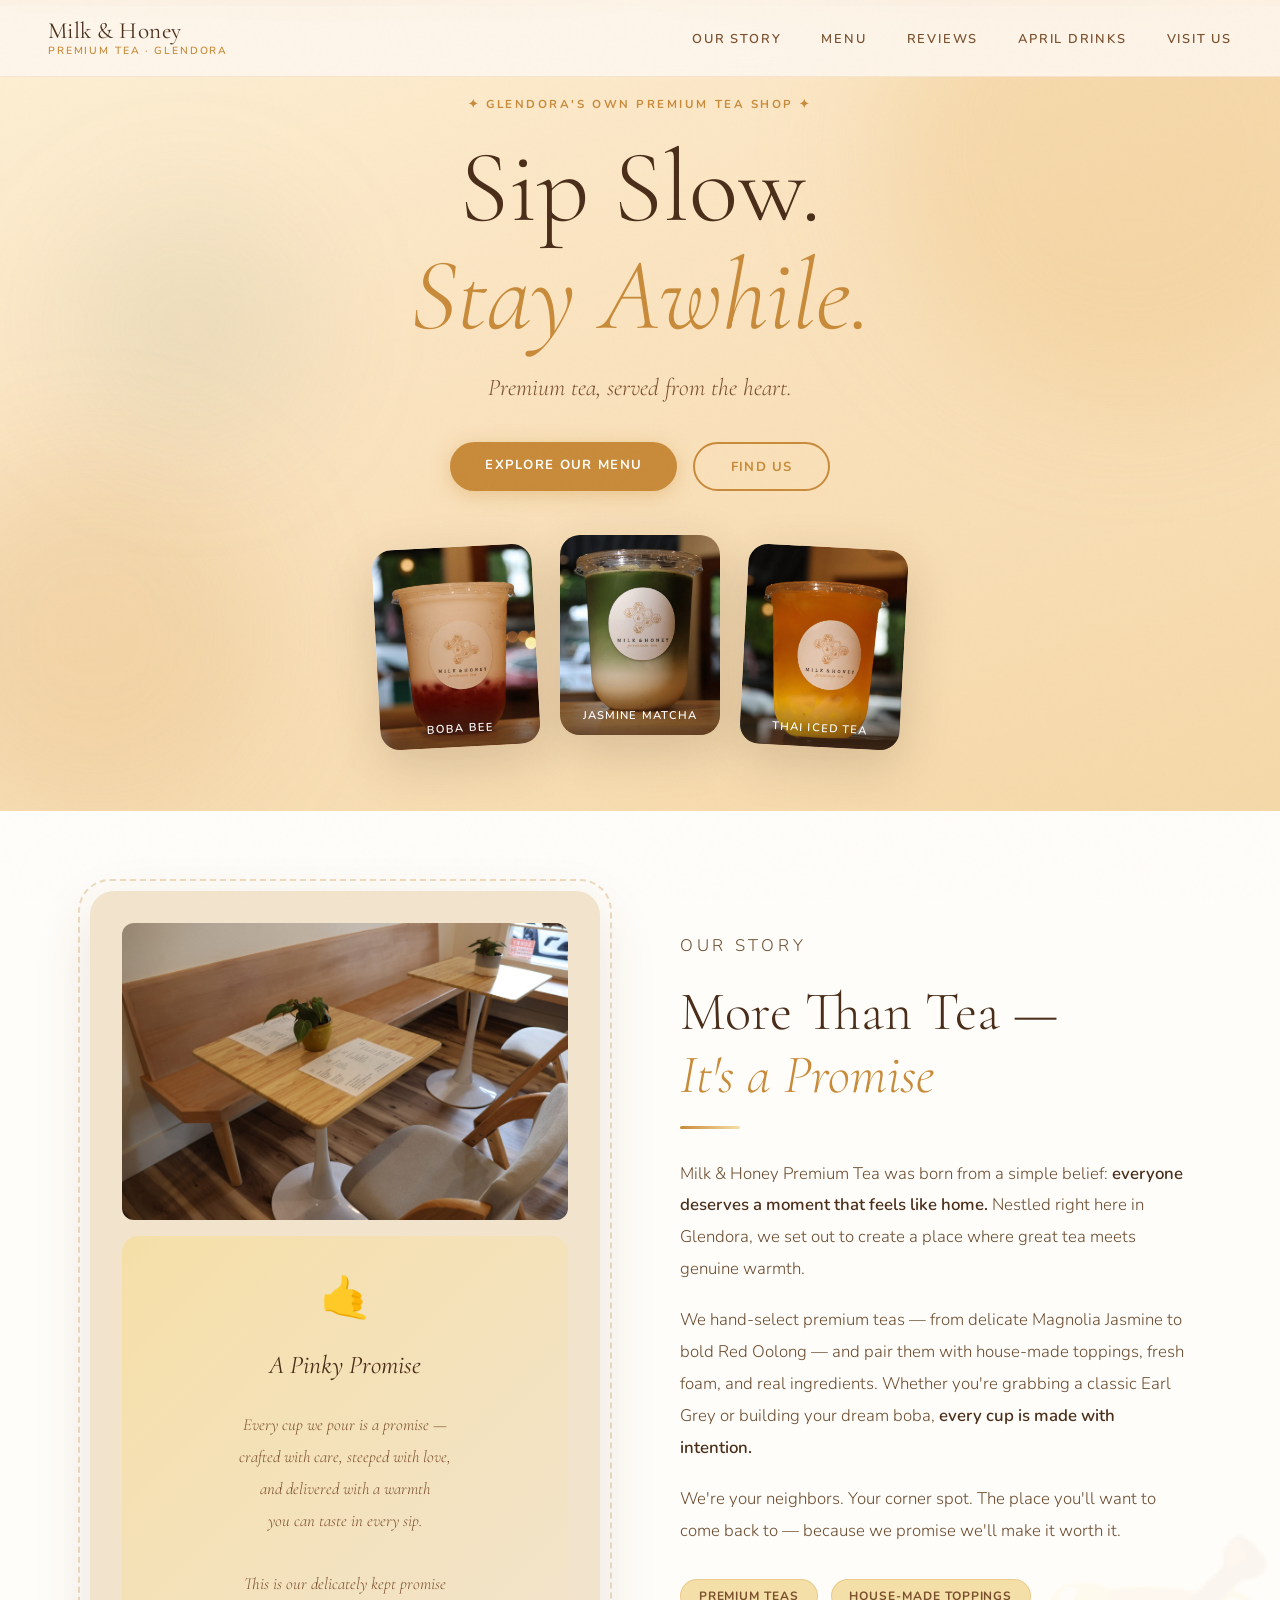
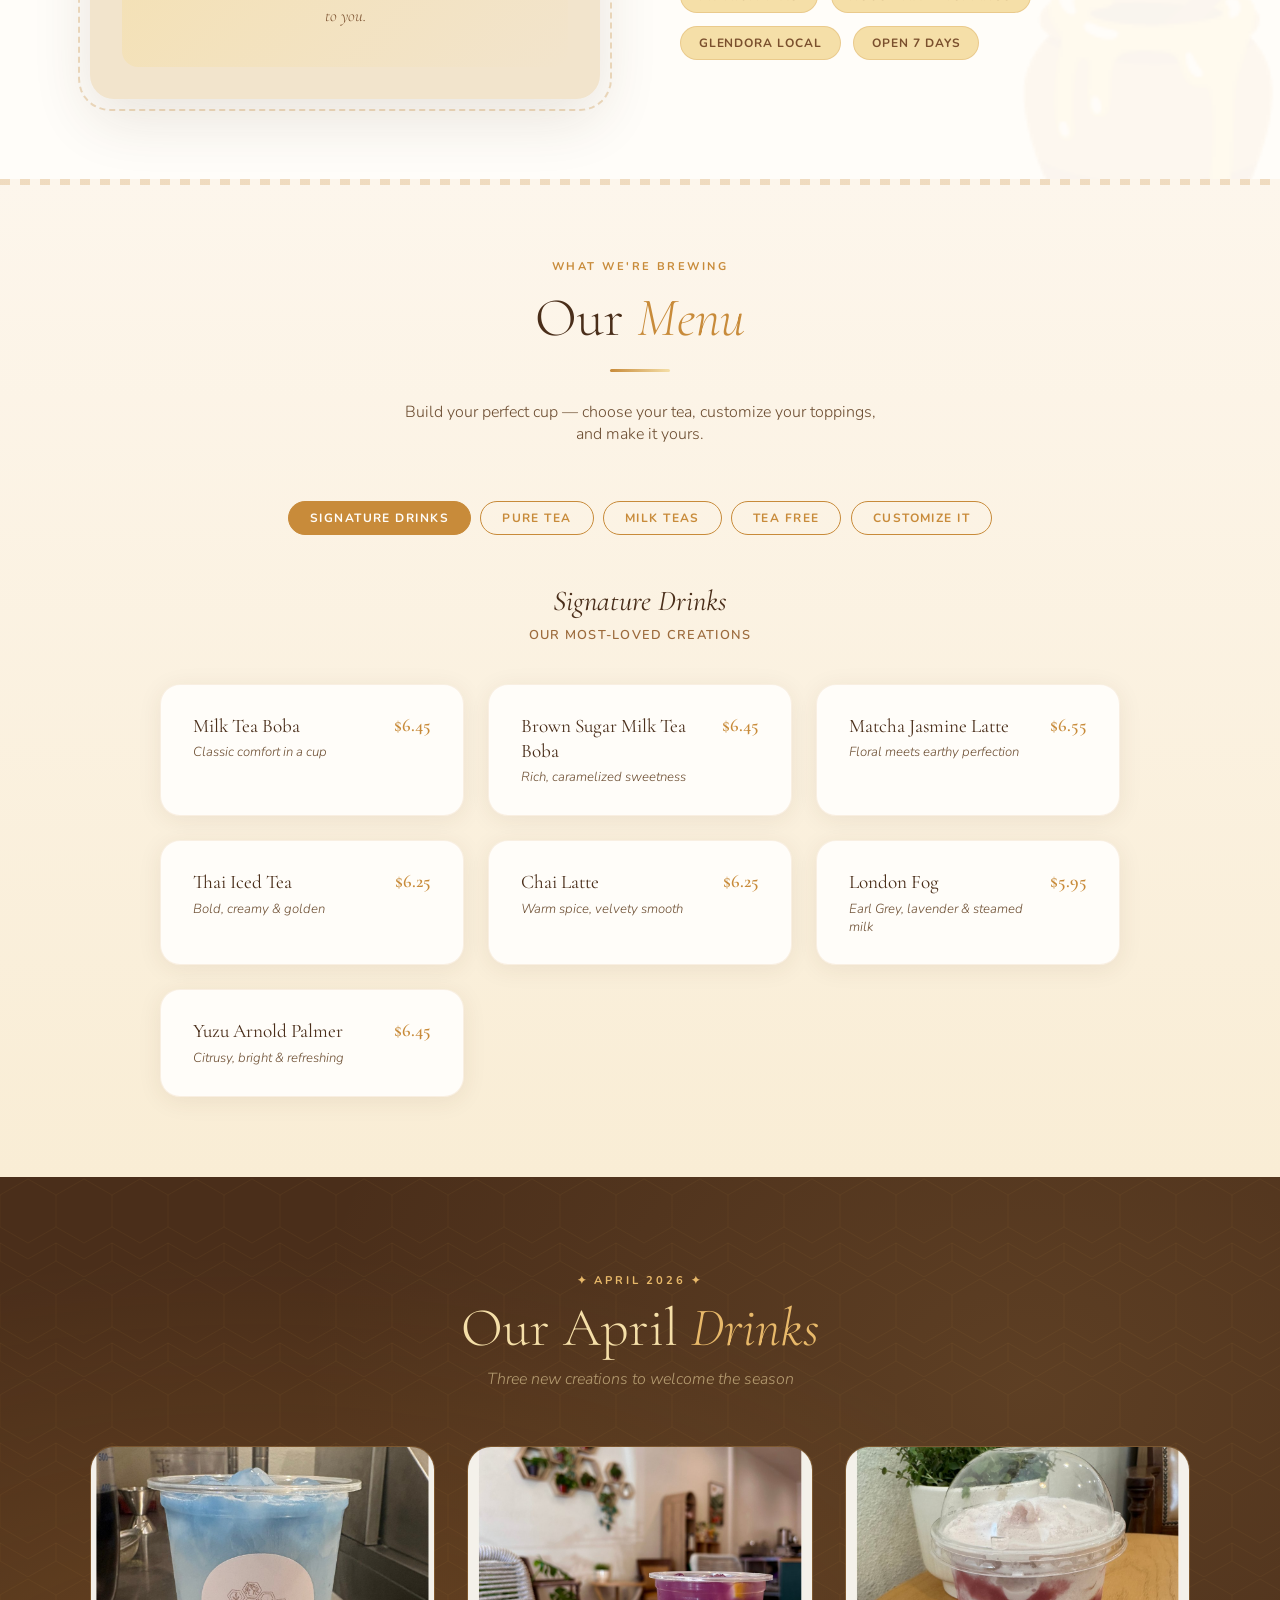
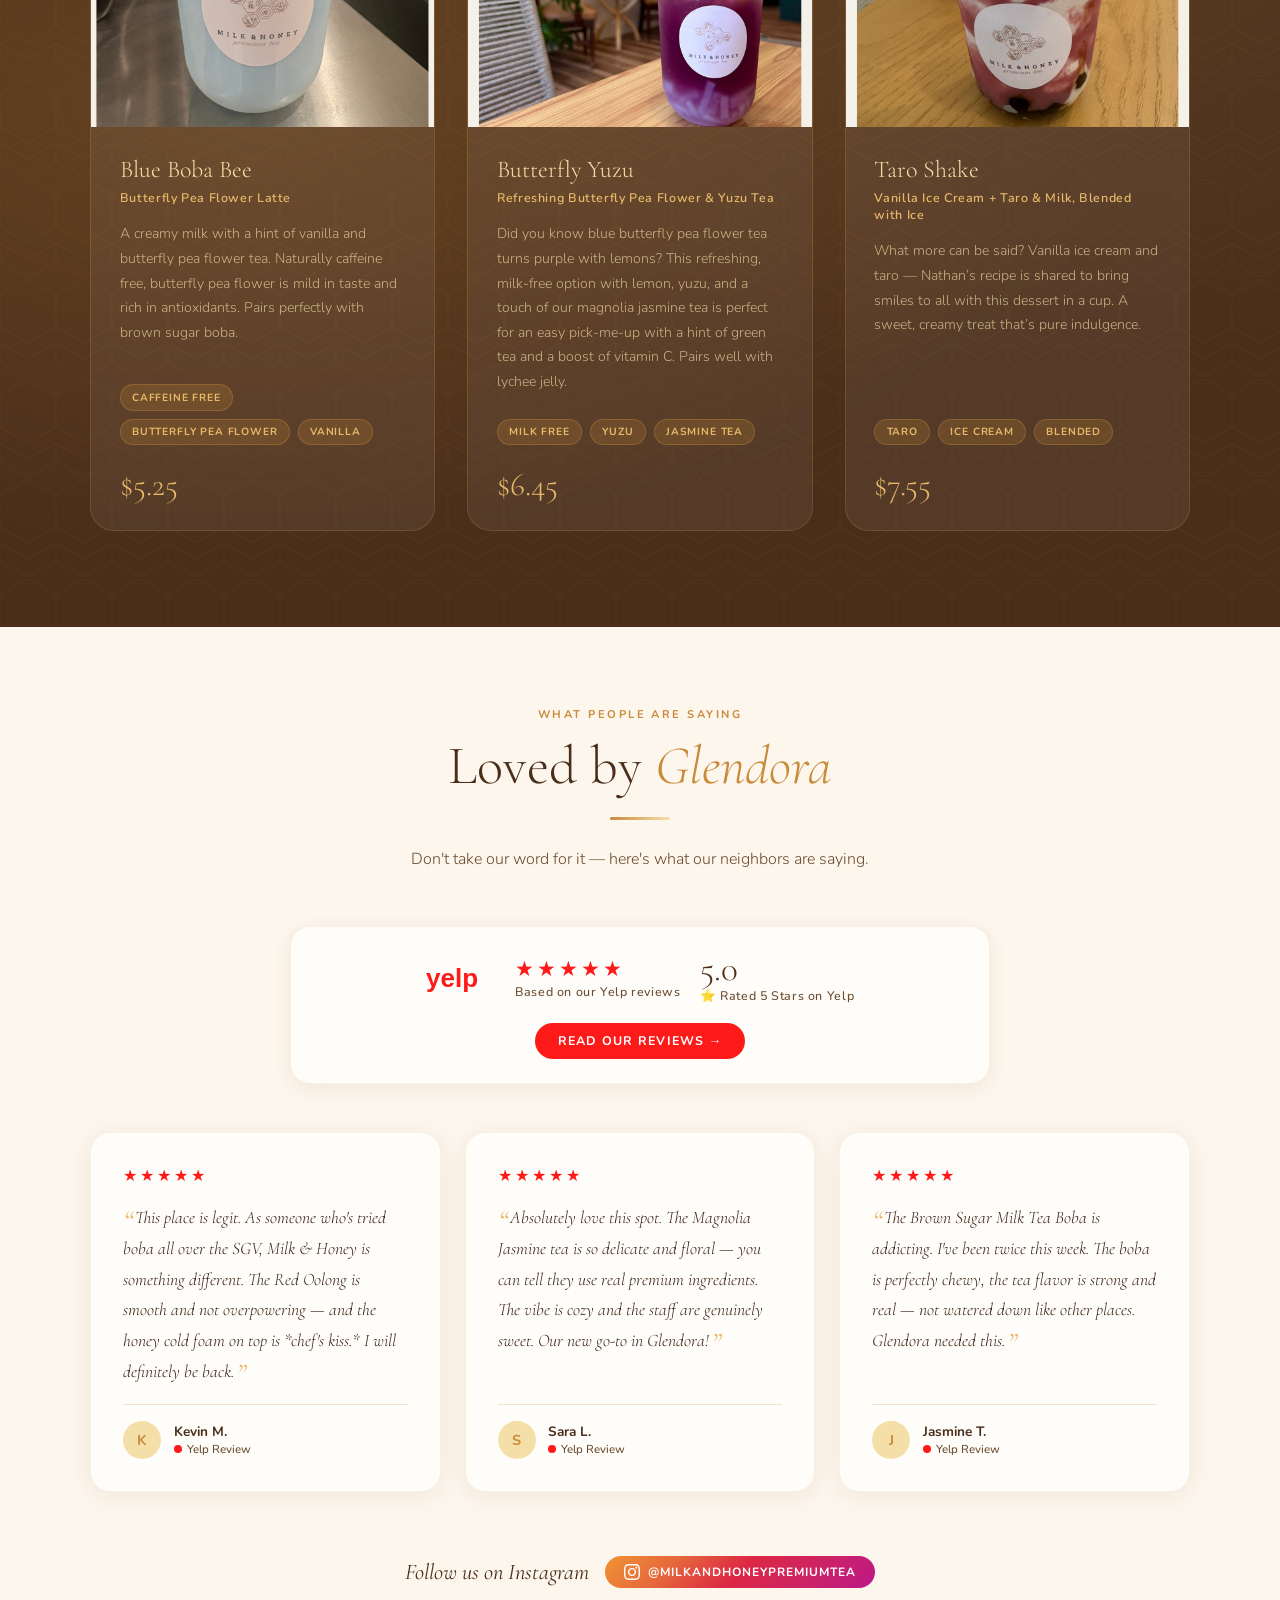
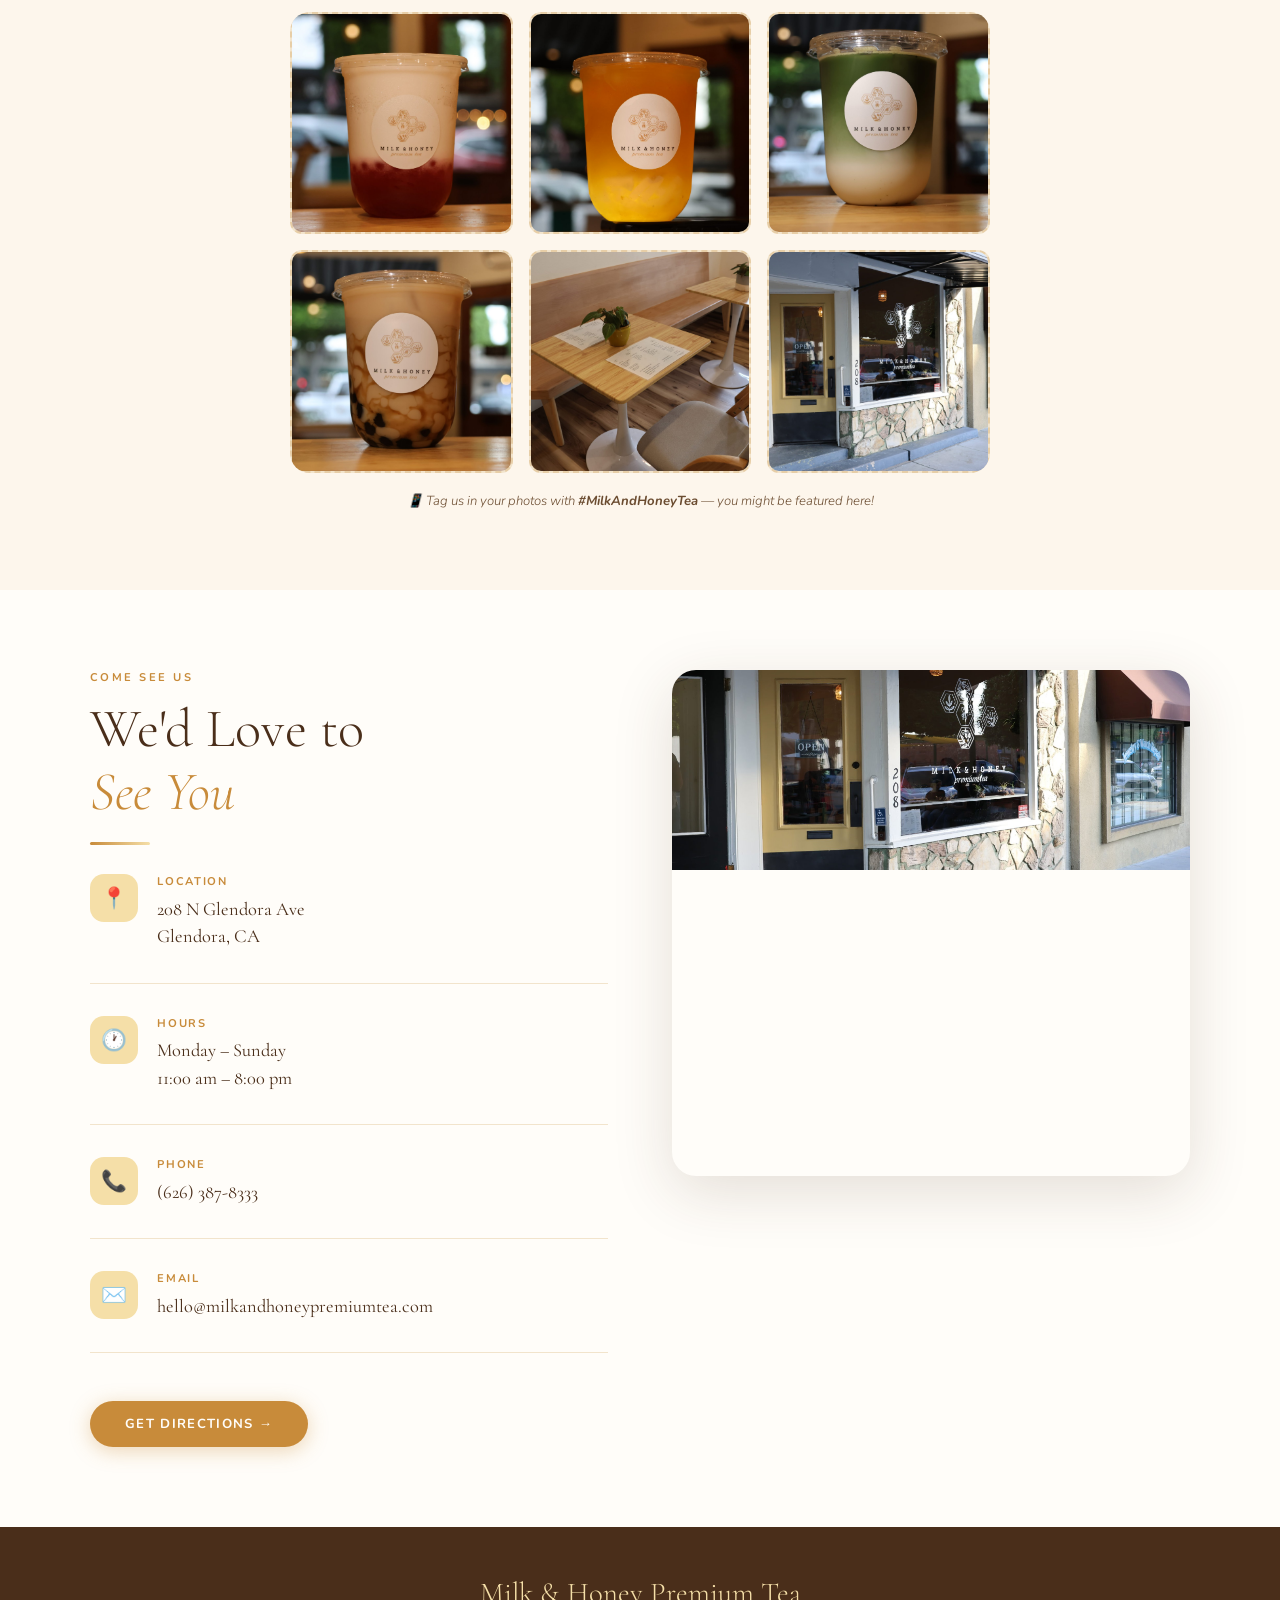
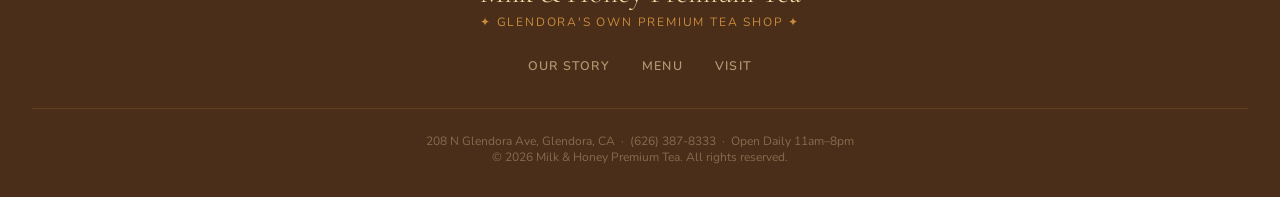
<file: images/index.html>
<!DOCTYPE html>
<html lang="en">
<head>
<meta charset="UTF-8" />
<meta name="viewport" content="width=device-width, initial-scale=1.0" />
<title>Milk & Honey Premium Tea — Glendora's Own Premium Tea Shop</title>
<meta name="description" content="Milk & Honey Premium Tea is Glendora's cozy bubble tea house. Premium teas, boba drinks, and handcrafted lattes. Visit us at 208 N Glendora Ave. Open daily 11am–8pm." />
<!-- Google Analytics -->
<script async src="https://www.googletagmanager.com/gtag/js?id=G-Y9LE8G3MWZ"></script>
<script>
  window.dataLayer = window.dataLayer || [];
  function gtag(){dataLayer.push(arguments);}
  gtag('js', new Date());
  gtag('config', 'G-Y9LE8G3MWZ');
</script>

<link rel="preconnect" href="https://fonts.googleapis.com" />
<link rel="preconnect" href="https://fonts.gstatic.com" crossorigin />
<link href="https://fonts.googleapis.com/css2?family=Cormorant+Garamond:ital,wght@0,300;0,400;0,600;1,300;1,400&family=Nunito:wght@300;400;500;600;700&display=swap" rel="stylesheet" />
<style>
  :root {
    --honey:      #C88B3A;
    --honey-light:#E8B96A;
    --honey-pale: #F5DFA8;
    --cream:      #FDF6EC;
    --cream-dark: #F2E4CC;
    --warm-brown: #4A2E1A;
    --mid-brown:  #7A4F2D;
    --bark:       #9C6B3C;
    --sage:       #8A9E7E;
    --blush:      #EAD5C5;
    --white:      #FFFDF9;
    --text:       #3A2214;
    --text-soft:  #6B4C30;
  }

  *, *::before, *::after { box-sizing: border-box; margin: 0; padding: 0; }

  html { scroll-behavior: smooth; }

  body {
    font-family: 'Nunito', sans-serif;
    background: var(--cream);
    color: var(--text);
    overflow-x: hidden;
  }

  /* ========== NOISE TEXTURE OVERLAY ========== */
  body::before {
    content: '';
    position: fixed;
    inset: 0;
    background-image: url("data:image/svg+xml,%3Csvg viewBox='0 0 200 200' xmlns='http://www.w3.org/2000/svg'%3E%3Cfilter id='n'%3E%3CfeTurbulence type='fractalNoise' baseFrequency='0.9' numOctaves='4' stitchTiles='stitch'/%3E%3C/filter%3E%3Crect width='100%25' height='100%25' filter='url(%23n)' opacity='0.035'/%3E%3C/svg%3E");
    pointer-events: none;
    z-index: 9999;
    opacity: 0.4;
  }

  /* ========== NAV ========== */
  nav {
    position: fixed;
    top: 0; left: 0; right: 0;
    z-index: 100;
    display: flex;
    align-items: center;
    justify-content: space-between;
    padding: 1.1rem 3rem;
    background: rgba(253, 246, 236, 0.92);
    backdrop-filter: blur(12px);
    border-bottom: 1px solid rgba(200,139,58,0.15);
    transition: box-shadow 0.3s;
  }
  nav.scrolled { box-shadow: 0 2px 24px rgba(74,46,26,0.10); }

  .nav-brand {
    font-family: 'Cormorant Garamond', serif;
    font-size: 1.45rem;
    font-weight: 400;
    color: var(--warm-brown);
    letter-spacing: 0.02em;
    text-decoration: none;
    line-height: 1.2;
  }
  .nav-brand span { display: block; font-size: 0.65rem; letter-spacing: 0.18em; text-transform: uppercase; color: var(--honey); font-family: 'Nunito', sans-serif; font-weight: 600; }

  .nav-links { display: flex; gap: 2.5rem; list-style: none; align-items: center; }
  .nav-links a {
    font-size: 0.8rem;
    letter-spacing: 0.14em;
    text-transform: uppercase;
    font-weight: 600;
    color: var(--mid-brown);
    text-decoration: none;
    transition: color 0.2s;
  }
  .nav-links a:hover { color: var(--honey); }
  .nav-links .order-btn {
    background: var(--honey);
    color: var(--white) !important;
    padding: 0.55rem 1.3rem;
    border-radius: 50px;
    transition: background 0.2s, transform 0.15s;
  }
  .nav-links .order-btn:hover { background: var(--warm-brown); transform: translateY(-1px); }

  /* ========== HERO ========== */
  .hero {
    min-height: 80vh;
    display: flex;
    flex-direction: column;
    align-items: center;
    justify-content: center;
    text-align: center;
    padding: 6rem 2rem 4rem;
    position: relative;
    overflow: hidden;
    background: linear-gradient(160deg, #FDF0D5 0%, #FAE3C0 40%, #F5D8A8 100%);
  }

  /* Honey drip decorative top */
  .hero::before {
    content: '';
    position: absolute;
    top: -2px; left: 0; right: 0;
    height: 8px;
    background: linear-gradient(90deg, var(--honey-light), var(--honey), var(--honey-pale), var(--honey), var(--honey-light));
    z-index: 2;
  }

  /* Decorative circles */
  .hero-orb {
    position: absolute;
    border-radius: 50%;
    filter: blur(60px);
    pointer-events: none;
  }
  .hero-orb-1 { width: 500px; height: 500px; background: rgba(232,185,106,0.25); top: -100px; right: -100px; }
  .hero-orb-2 { width: 350px; height: 350px; background: rgba(200,139,58,0.15); bottom: 0; left: -80px; }
  .hero-orb-3 { width: 250px; height: 250px; background: rgba(138,158,126,0.12); top: 200px; left: 5%; }

  .hero-eyebrow {
    font-size: 0.72rem;
    letter-spacing: 0.22em;
    text-transform: uppercase;
    color: var(--honey);
    font-weight: 700;
    margin-bottom: 1.4rem;
    opacity: 0;
    animation: fadeUp 0.8s 0.2s forwards;
  }

  .hero h1 {
    font-family: 'Cormorant Garamond', serif;
    font-size: clamp(3.2rem, 8vw, 6.5rem);
    font-weight: 300;
    color: var(--warm-brown);
    line-height: 1.05;
    max-width: 780px;
    margin-bottom: 0.5rem;
    opacity: 0;
    animation: fadeUp 0.9s 0.4s forwards;
  }
  .hero h1 em { font-style: italic; color: var(--honey); }

  .hero-tagline {
    font-family: 'Cormorant Garamond', serif;
    font-size: clamp(1.1rem, 2.5vw, 1.5rem);
    font-weight: 300;
    font-style: italic;
    color: var(--mid-brown);
    margin-top: 1rem;
    margin-bottom: 2.5rem;
    opacity: 0;
    animation: fadeUp 0.9s 0.6s forwards;
  }

  .hero-ctas {
    display: flex;
    gap: 1rem;
    flex-wrap: wrap;
    justify-content: center;
    opacity: 0;
    animation: fadeUp 0.9s 0.8s forwards;
  }

  .btn-primary {
    background: var(--honey);
    color: var(--white);
    padding: 0.85rem 2.2rem;
    border-radius: 50px;
    text-decoration: none;
    font-size: 0.82rem;
    letter-spacing: 0.1em;
    text-transform: uppercase;
    font-weight: 700;
    transition: background 0.25s, transform 0.2s, box-shadow 0.25s;
    box-shadow: 0 4px 20px rgba(200,139,58,0.35);
  }
  .btn-primary:hover { background: var(--warm-brown); transform: translateY(-2px); box-shadow: 0 8px 30px rgba(74,46,26,0.25); }

  .btn-outline {
    border: 2px solid var(--honey);
    color: var(--honey);
    padding: 0.82rem 2.2rem;
    border-radius: 50px;
    text-decoration: none;
    font-size: 0.82rem;
    letter-spacing: 0.1em;
    text-transform: uppercase;
    font-weight: 700;
    transition: all 0.25s;
  }
  .btn-outline:hover { background: var(--honey); color: var(--white); transform: translateY(-2px); }

  /* Floating tea cups decoration */
  .hero-images {
    display: flex;
    gap: 1.5rem;
    margin-top: 3.5rem;
    opacity: 0;
    animation: fadeUp 1s 1s forwards;
  }
  .tea-card-mini {
    width: 160px;
    height: 200px;
    border-radius: 20px;
    overflow: hidden;
    box-shadow: 0 16px 50px rgba(74,46,26,0.18);
    position: relative;
    transform: rotate(-3deg);
    transition: transform 0.3s;
  }
  .tea-card-mini:nth-child(2) { transform: rotate(0deg) translateY(-12px); }
  .tea-card-mini:nth-child(3) { transform: rotate(3deg); }
  .tea-card-mini:hover { transform: rotate(0deg) translateY(-8px) scale(1.04); }
  .tea-card-mini img { width: 100%; height: 100%; object-fit: cover; }
  .tea-card-mini .label {
    position: absolute;
    bottom: 0; left: 0; right: 0;
    background: linear-gradient(transparent, rgba(74,46,26,0.75));
    color: #fff;
    font-size: 0.7rem;
    letter-spacing: 0.1em;
    text-transform: uppercase;
    font-weight: 600;
    padding: 1.2rem 0.8rem 0.7rem;
    text-align: center;
  }

  /* ========== SECTION DEFAULTS ========== */
  section { padding: 5rem 2rem; }
  .container { max-width: 1100px; margin: 0 auto; }
  .section-label {
    font-size: 0.7rem;
    letter-spacing: 0.22em;
    text-transform: uppercase;
    color: var(--honey);
    font-weight: 700;
    margin-bottom: 0.8rem;
  }
  .section-title {
    font-family: 'Cormorant Garamond', serif;
    font-size: clamp(2.2rem, 5vw, 3.4rem);
    font-weight: 300;
    color: var(--warm-brown);
    line-height: 1.15;
    margin-bottom: 1.2rem;
  }
  .section-title em { font-style: italic; color: var(--honey); }
  .divider {
    width: 60px; height: 3px;
    background: linear-gradient(90deg, var(--honey), var(--honey-pale));
    border-radius: 2px;
    margin-bottom: 1.8rem;
  }

  /* ========== ABOUT ========== */
  .about {
    background: var(--white);
    position: relative;
    overflow: hidden;
  }
  .about::after {
    content: '🍯';
    position: absolute;
    font-size: 18rem;
    opacity: 0.04;
    right: -3rem;
    bottom: -4rem;
    line-height: 1;
  }
  .about-inner {
    display: grid;
    grid-template-columns: 1fr 1fr;
    gap: 5rem;
    align-items: center;
  }
  .about-visual {
    position: relative;
  }
  .about-img-frame {
    background: var(--cream-dark);
    border-radius: 24px;
    padding: 2rem;
    box-shadow: 0 20px 60px rgba(74,46,26,0.12);
    position: relative;
  }
  .about-img-frame::before {
    content: '';
    position: absolute;
    inset: -12px;
    border: 2px dashed rgba(200,139,58,0.3);
    border-radius: 32px;
    pointer-events: none;
  }
  .about-poem-box {
    background: linear-gradient(135deg, var(--honey-pale), var(--cream-dark));
    border-radius: 16px;
    padding: 2.2rem;
    text-align: center;
  }
  .about-poem-box .poem-title {
    font-family: 'Cormorant Garamond', serif;
    font-size: 1.6rem;
    font-weight: 400;
    font-style: italic;
    color: var(--warm-brown);
    margin-bottom: 1.2rem;
  }
  .about-poem-box p {
    font-family: 'Cormorant Garamond', serif;
    font-size: 1.05rem;
    font-style: italic;
    color: var(--mid-brown);
    line-height: 1.9;
    font-weight: 300;
  }
  .pinky-icon {
    font-size: 2.5rem;
    display: block;
    margin-bottom: 1rem;
  }

  .about-text { position: relative; z-index: 1; }
  .about-text p {
    font-size: 1.05rem;
    color: var(--text-soft);
    line-height: 1.9;
    margin-bottom: 1.2rem;
    font-weight: 300;
  }
  .about-text p strong { color: var(--warm-brown); font-weight: 600; }
  .about-badges {
    display: flex;
    gap: 0.8rem;
    flex-wrap: wrap;
    margin-top: 2rem;
  }
  .badge {
    background: var(--honey-pale);
    color: var(--mid-brown);
    font-size: 0.75rem;
    font-weight: 700;
    letter-spacing: 0.08em;
    text-transform: uppercase;
    padding: 0.5rem 1.1rem;
    border-radius: 50px;
    border: 1px solid rgba(200,139,58,0.25);
  }

  /* ========== MENU ========== */
  .menu-section {
    background: linear-gradient(180deg, var(--cream) 0%, #F9EDD5 100%);
    position: relative;
  }
  .menu-section::before {
    content: '';
    position: absolute;
    top: 0; left: 0; right: 0;
    height: 6px;
    background: repeating-linear-gradient(90deg, var(--honey) 0, var(--honey) 10px, transparent 10px, transparent 20px);
    opacity: 0.25;
  }

  .menu-header { text-align: center; margin-bottom: 3.5rem; }
  .menu-header .divider { margin: 0 auto 1.8rem; }

  /* Category tabs */
  .menu-tabs {
    display: flex;
    gap: 0.6rem;
    flex-wrap: wrap;
    justify-content: center;
    margin-bottom: 3rem;
  }
  .tab-btn {
    background: transparent;
    border: 1.5px solid var(--honey);
    color: var(--honey);
    font-family: 'Nunito', sans-serif;
    font-size: 0.75rem;
    font-weight: 700;
    letter-spacing: 0.12em;
    text-transform: uppercase;
    padding: 0.5rem 1.3rem;
    border-radius: 50px;
    cursor: pointer;
    transition: all 0.2s;
  }
  .tab-btn.active, .tab-btn:hover {
    background: var(--honey);
    color: var(--white);
  }

  /* Menu categories */
  .menu-category { display: none; }
  .menu-category.active { display: block; animation: fadeIn 0.4s forwards; }

  .menu-cat-title {
    font-family: 'Cormorant Garamond', serif;
    font-size: 1.8rem;
    font-style: italic;
    font-weight: 400;
    color: var(--warm-brown);
    text-align: center;
    margin-bottom: 0.5rem;
  }
  .menu-cat-sub {
    text-align: center;
    font-size: 0.8rem;
    letter-spacing: 0.1em;
    text-transform: uppercase;
    color: var(--bark);
    margin-bottom: 2.5rem;
    font-weight: 600;
  }

  /* Signature drinks — card layout */
  .menu-cards {
    display: grid;
    grid-template-columns: repeat(auto-fill, minmax(280px, 1fr));
    gap: 1.5rem;
    max-width: 960px;
    margin: 0 auto;
  }
  .menu-card {
    background: var(--white);
    border-radius: 20px;
    padding: 1.8rem 2rem;
    box-shadow: 0 4px 24px rgba(74,46,26,0.08);
    border: 1px solid rgba(200,139,58,0.12);
    transition: transform 0.25s, box-shadow 0.25s;
    display: flex;
    justify-content: space-between;
    align-items: flex-start;
  }
  .menu-card:hover { transform: translateY(-4px); box-shadow: 0 12px 40px rgba(74,46,26,0.14); }
  .menu-card-name {
    font-family: 'Cormorant Garamond', serif;
    font-size: 1.2rem;
    font-weight: 400;
    color: var(--warm-brown);
    line-height: 1.3;
    flex: 1;
  }
  .menu-card-desc {
    font-size: 0.82rem;
    color: var(--text-soft);
    margin-top: 0.3rem;
    font-weight: 300;
    font-style: italic;
  }
  .menu-card-price {
    font-family: 'Cormorant Garamond', serif;
    font-size: 1.15rem;
    font-weight: 600;
    color: var(--honey);
    white-space: nowrap;
    margin-left: 1rem;
  }

  /* Simple list layout */
  .menu-list {
    display: grid;
    grid-template-columns: repeat(auto-fill, minmax(220px, 1fr));
    gap: 0.8rem;
    max-width: 960px;
    margin: 0 auto;
  }
  .menu-list-item {
    background: var(--white);
    border-radius: 12px;
    padding: 0.9rem 1.2rem;
    display: flex;
    align-items: center;
    gap: 0.7rem;
    font-size: 0.92rem;
    color: var(--mid-brown);
    font-weight: 500;
    border: 1px solid rgba(200,139,58,0.12);
    transition: border-color 0.2s, background 0.2s;
  }
  .menu-list-item:hover { border-color: var(--honey-light); background: var(--cream-dark); }
  .menu-list-item::before { content: '✦'; color: var(--honey-light); font-size: 0.65rem; flex-shrink: 0; }

  /* Toppings/foam grid */
  .add-on-grid {
    max-width: 960px;
    margin: 0 auto;
    display: grid;
    grid-template-columns: 1fr 1fr;
    gap: 2rem;
  }
  .add-on-box {
    background: var(--white);
    border-radius: 20px;
    padding: 2rem;
    border: 1px solid rgba(200,139,58,0.15);
    box-shadow: 0 4px 20px rgba(74,46,26,0.06);
  }
  .add-on-box-title {
    font-family: 'Cormorant Garamond', serif;
    font-size: 1.3rem;
    font-weight: 400;
    color: var(--warm-brown);
    margin-bottom: 0.3rem;
  }
  .add-on-price-tag {
    display: inline-block;
    background: var(--honey-pale);
    color: var(--honey);
    font-size: 0.72rem;
    font-weight: 700;
    letter-spacing: 0.1em;
    padding: 0.2rem 0.7rem;
    border-radius: 50px;
    margin-bottom: 1rem;
  }
  .add-on-items {
    display: flex;
    flex-wrap: wrap;
    gap: 0.5rem;
  }
  .add-on-item {
    background: var(--cream);
    color: var(--text-soft);
    font-size: 0.8rem;
    padding: 0.35rem 0.85rem;
    border-radius: 50px;
    font-weight: 500;
    border: 1px solid var(--cream-dark);
    transition: all 0.2s;
  }
  .add-on-item:hover { background: var(--honey-pale); border-color: var(--honey-light); color: var(--warm-brown); cursor: default; }

  /* ========== ORDER BANNER ========== */
  .order-banner {
    background: var(--warm-brown);
    padding: 4rem 2rem;
    text-align: center;
    position: relative;
    overflow: hidden;
  }
  .order-banner::before {
    content: '';
    position: absolute;
    inset: 0;
    background: radial-gradient(ellipse at 70% 50%, rgba(200,139,58,0.25) 0%, transparent 65%);
  }
  .order-banner h2 {
    font-family: 'Cormorant Garamond', serif;
    font-size: clamp(2rem, 5vw, 3rem);
    font-weight: 300;
    color: var(--honey-pale);
    margin-bottom: 0.8rem;
    position: relative;
  }
  .order-banner p {
    font-size: 1rem;
    color: rgba(245,223,168,0.75);
    margin-bottom: 2rem;
    font-weight: 300;
    position: relative;
    max-width: 480px;
    margin-left: auto;
    margin-right: auto;
  }
  .order-banner .btn-primary {
    background: var(--honey);
    font-size: 0.9rem;
    padding: 1rem 2.8rem;
    position: relative;
    box-shadow: 0 8px 32px rgba(0,0,0,0.3);
  }
  .order-banner .btn-primary:hover { background: var(--honey-light); color: var(--warm-brown); }

  /* ========== VISIT ========== */
  .visit { background: var(--white); }
  .visit-inner {
    display: grid;
    grid-template-columns: 1fr 1fr;
    gap: 4rem;
    align-items: start;
  }
  .visit-info { }
  .info-row {
    display: flex;
    gap: 1.2rem;
    align-items: flex-start;
    margin-bottom: 2rem;
    padding-bottom: 2rem;
    border-bottom: 1px solid var(--cream-dark);
  }
  .info-row:last-child { border-bottom: none; }
  .info-icon {
    width: 48px;
    height: 48px;
    background: var(--honey-pale);
    border-radius: 14px;
    display: flex;
    align-items: center;
    justify-content: center;
    font-size: 1.3rem;
    flex-shrink: 0;
  }
  .info-label {
    font-size: 0.7rem;
    letter-spacing: 0.15em;
    text-transform: uppercase;
    color: var(--honey);
    font-weight: 700;
    margin-bottom: 0.4rem;
  }
  .info-value {
    font-family: 'Cormorant Garamond', serif;
    font-size: 1.15rem;
    color: var(--warm-brown);
    font-weight: 400;
    line-height: 1.5;
  }
  .info-value a { color: var(--warm-brown); text-decoration: none; }
  .info-value a:hover { color: var(--honey); }

  .visit-map {
    border-radius: 24px;
    overflow: hidden;
    box-shadow: 0 16px 60px rgba(74,46,26,0.15);
    height: auto;
  }
  .visit-map iframe { width: 100%; height: 300px; border: 0; display: block; }

  /* ========== FOOTER ========== */
  footer {
    background: var(--warm-brown);
    color: rgba(245,223,168,0.7);
    padding: 3rem 2rem 2rem;
    text-align: center;
  }
  .footer-brand {
    font-family: 'Cormorant Garamond', serif;
    font-size: 1.8rem;
    font-weight: 300;
    color: var(--honey-pale);
    margin-bottom: 0.3rem;
  }
  .footer-tag {
    font-size: 0.75rem;
    letter-spacing: 0.15em;
    text-transform: uppercase;
    color: var(--honey);
    margin-bottom: 1.5rem;
  }
  .footer-links {
    display: flex;
    gap: 2rem;
    justify-content: center;
    list-style: none;
    margin-bottom: 2rem;
    flex-wrap: wrap;
  }
  .footer-links a {
    font-size: 0.78rem;
    letter-spacing: 0.1em;
    text-transform: uppercase;
    color: rgba(245,223,168,0.6);
    text-decoration: none;
    font-weight: 600;
    transition: color 0.2s;
  }
  .footer-links a:hover { color: var(--honey-light); }
  .footer-copy {
    font-size: 0.75rem;
    color: rgba(245,223,168,0.35);
    border-top: 1px solid rgba(200,139,58,0.2);
    padding-top: 1.5rem;
    margin-top: 1.5rem;
  }

  /* ========== SOCIAL PROOF ========== */
  .social-proof {
    background: var(--cream);
    padding: 5rem 2rem;
    position: relative;
    overflow: hidden;
  }
  .social-proof-header { text-align: center; margin-bottom: 3.5rem; }
  .social-proof-header .divider { margin: 0 auto 1.8rem; }

  /* ---- Yelp badge strip ---- */
  .yelp-strip {
    display: flex;
    align-items: center;
    justify-content: center;
    gap: 1.5rem;
    background: var(--white);
    border-radius: 20px;
    padding: 1.5rem 2.5rem;
    margin-bottom: 3rem;
    max-width: 700px;
    margin-left: auto;
    margin-right: auto;
    box-shadow: 0 4px 20px rgba(74,46,26,0.07);
    border: 1px solid rgba(200,139,58,0.12);
    flex-wrap: wrap;
    gap: 1.2rem;
  }
  .yelp-logo { display: flex; align-items: center; gap: 0.5rem; }
  .yelp-logo svg { width: 70px; height: auto; }
  .yelp-stars { display: flex; gap: 3px; }
  .yelp-star { color: #FF1A1A; font-size: 1.3rem; }
  .yelp-info { text-align: left; }
  .yelp-rating-num {
    font-family: 'Cormorant Garamond', serif;
    font-size: 2.2rem;
    font-weight: 300;
    color: var(--warm-brown);
    line-height: 1;
  }
  .yelp-count {
    font-size: 0.78rem;
    color: var(--text-soft);
    font-weight: 500;
    letter-spacing: 0.05em;
  }
  .yelp-btn {
    background: #FF1A1A;
    color: #fff;
    text-decoration: none;
    font-size: 0.78rem;
    font-weight: 700;
    letter-spacing: 0.1em;
    text-transform: uppercase;
    padding: 0.6rem 1.4rem;
    border-radius: 50px;
    transition: background 0.2s, transform 0.2s;
    white-space: nowrap;
  }
  .yelp-btn:hover { background: #cc0000; transform: translateY(-1px); }

  /* ---- Review cards ---- */
  .reviews-grid {
    display: grid;
    grid-template-columns: repeat(auto-fill, minmax(300px, 1fr));
    gap: 1.5rem;
    max-width: 1100px;
    margin: 0 auto 4rem;
  }
  .review-card {
    background: var(--white);
    border-radius: 20px;
    padding: 2rem;
    box-shadow: 0 4px 24px rgba(74,46,26,0.07);
    border: 1px solid rgba(200,139,58,0.12);
    display: flex;
    flex-direction: column;
    gap: 1rem;
    transition: transform 0.25s, box-shadow 0.25s;
  }
  .review-card:hover { transform: translateY(-4px); box-shadow: 0 12px 40px rgba(74,46,26,0.12); }
  .review-stars { display: flex; gap: 3px; }
  .review-star { color: #FF1A1A; font-size: 1rem; }
  .review-text {
    font-family: 'Cormorant Garamond', serif;
    font-size: 1.1rem;
    font-style: italic;
    font-weight: 300;
    color: var(--text);
    line-height: 1.75;
    flex: 1;
  }
  .review-text::before { content: '\201C'; color: var(--honey-light); font-size: 2rem; line-height: 0; vertical-align: -0.5rem; margin-right: 2px; }
  .review-text::after  { content: '\201D'; color: var(--honey-light); font-size: 2rem; line-height: 0; vertical-align: -0.5rem; margin-left: 2px; }
  .review-meta {
    display: flex;
    align-items: center;
    gap: 0.8rem;
    padding-top: 1rem;
    border-top: 1px solid var(--cream-dark);
  }
  .review-avatar {
    width: 38px; height: 38px;
    border-radius: 50%;
    background: var(--honey-pale);
    display: flex;
    align-items: center;
    justify-content: center;
    font-size: 0.9rem;
    font-weight: 700;
    color: var(--honey);
    flex-shrink: 0;
  }
  .review-name {
    font-size: 0.85rem;
    font-weight: 700;
    color: var(--warm-brown);
    line-height: 1.3;
  }
  .review-source {
    font-size: 0.72rem;
    color: var(--text-soft);
    font-weight: 500;
    display: flex;
    align-items: center;
    gap: 0.3rem;
  }
  .review-source::before { content: ''; display: inline-block; width: 8px; height: 8px; border-radius: 50%; background: #FF1A1A; }

  /* ---- Instagram section ---- */
  .insta-section { margin-top: 1rem; }
  .insta-header {
    display: flex;
    align-items: center;
    justify-content: center;
    gap: 1rem;
    margin-bottom: 1.5rem;
    flex-wrap: wrap;
  }
  .insta-handle {
    font-family: 'Cormorant Garamond', serif;
    font-size: 1.4rem;
    font-weight: 400;
    font-style: italic;
    color: var(--warm-brown);
  }
  .insta-badge {
    display: flex;
    align-items: center;
    gap: 0.5rem;
    text-decoration: none;
    background: linear-gradient(135deg, #f09433 0%, #e6683c 25%, #dc2743 50%, #cc2366 75%, #bc1888 100%);
    color: #fff;
    font-size: 0.75rem;
    font-weight: 700;
    letter-spacing: 0.08em;
    text-transform: uppercase;
    padding: 0.5rem 1.2rem;
    border-radius: 50px;
    transition: opacity 0.2s, transform 0.2s;
  }
  .insta-badge:hover { opacity: 0.88; transform: translateY(-1px); }
  .insta-grid {
    display: grid;
    grid-template-columns: repeat(3, 1fr);
    gap: 1rem;
    max-width: 700px;
    margin: 0 auto;
    border-radius: 20px;
    overflow: hidden;
  }
  .insta-placeholder {
    aspect-ratio: 1;
    background: var(--cream-dark);
    border-radius: 12px;
    display: flex;
    flex-direction: column;
    align-items: center;
    justify-content: center;
    gap: 0.5rem;
    cursor: pointer;
    transition: background 0.2s;
    text-decoration: none;
    border: 2px dashed rgba(200,139,58,0.25);
  }
  .insta-placeholder:hover { background: var(--honey-pale); }
  .insta-placeholder .insta-img {
    width: 100%;
    height: 100%;
    object-fit: cover;
    border-radius: 10px;
    display: block;
  }
  .insta-placeholder-icon { font-size: 2rem; opacity: 0.4; }
  .insta-placeholder-text { font-size: 0.7rem; color: var(--text-soft); font-weight: 600; letter-spacing: 0.08em; text-transform: uppercase; }
  .insta-note {
    text-align: center;
    margin-top: 1.2rem;
    font-size: 0.82rem;
    color: var(--text-soft);
    font-style: italic;
    font-weight: 300;
  }

  /* ========== HONEY DRIP DECOR ========== */
  .honey-drip {
    display: flex;
    justify-content: center;
    gap: 1.5rem;
    padding: 1.5rem 0;
    opacity: 0.25;
  }
  .drip { width: 3px; border-radius: 3px; background: var(--honey); }

  /* ========== ANIMATIONS ========== */
  @keyframes fadeUp {
    from { opacity: 0; transform: translateY(22px); }
    to   { opacity: 1; transform: translateY(0); }
  }
  @keyframes fadeIn {
    from { opacity: 0; } to { opacity: 1; }
  }

  .reveal {
    opacity: 0;
    transform: translateY(28px);
    transition: opacity 0.7s ease, transform 0.7s ease;
  }
  .reveal.visible { opacity: 1; transform: translateY(0); }

  /* ========== HAMBURGER ========== */
  .hamburger {
    display: none;
    background: none;
    border: none;
    cursor: pointer;
    flex-direction: column;
    gap: 5px;
    padding: 4px;
  }
  .hamburger span { display: block; width: 24px; height: 2px; background: var(--warm-brown); border-radius: 2px; transition: all 0.3s; }

  /* ========== DRINK OF THE MONTH ========== */
  .dotm {
    background: var(--warm-brown);
    position: relative;
    overflow: hidden;
    padding: 6rem 2rem;
  }
  .dotm::before {
    content: '';
    position: absolute;
    inset: 0;
    background:
      radial-gradient(ellipse at 20% 50%, rgba(200,139,58,0.22) 0%, transparent 60%),
      radial-gradient(ellipse at 80% 20%, rgba(232,185,106,0.12) 0%, transparent 50%);
  }
  /* Honeycomb pattern */
  .dotm::after {
    content: '';
    position: absolute;
    inset: 0;
    background-image: url("data:image/svg+xml,%3Csvg xmlns='http://www.w3.org/2000/svg' width='56' height='100'%3E%3Cpath d='M28 66L0 50V18L28 2l28 16v32L28 66zm0 34L0 84V66l28 16 28-16v18L28 100z' fill='none' stroke='rgba(200,139,58,0.07)' stroke-width='1'/%3E%3C/svg%3E");
    pointer-events: none;
  }

  /* Section header */
  .dotm-header {
    text-align: center;
    margin-bottom: 3.5rem;
    position: relative;
    z-index: 1;
  }
  .dotm-overline {
    font-size: 0.7rem;
    letter-spacing: 0.25em;
    text-transform: uppercase;
    color: var(--honey-light);
    font-weight: 700;
    margin-bottom: 0.6rem;
    display: flex;
    align-items: center;
    justify-content: center;
    gap: 0.7rem;
  }
  .dotm-section-title {
    font-family: 'Cormorant Garamond', serif;
    font-size: clamp(2.2rem, 5vw, 3.4rem);
    font-weight: 300;
    color: var(--honey-pale);
    line-height: 1.15;
    margin-bottom: 0.5rem;
  }
  .dotm-section-title em { font-style: italic; color: var(--honey-light); }
  .dotm-section-sub {
    font-size: 1rem;
    color: rgba(245,223,168,0.6);
    font-weight: 300;
    font-style: italic;
  }

  /* 3-card grid */
  .dotm-grid {
    display: grid;
    grid-template-columns: repeat(3, 1fr);
    gap: 2rem;
    max-width: 1100px;
    margin: 0 auto;
    position: relative;
    z-index: 1;
  }

  .dotm-card {
    background: rgba(255,255,255,0.06);
    border: 1px solid rgba(200,139,58,0.25);
    border-radius: 24px;
    overflow: hidden;
    transition: transform 0.3s, box-shadow 0.3s;
    display: flex;
    flex-direction: column;
  }
  .dotm-card:hover {
    transform: translateY(-6px);
    box-shadow: 0 20px 60px rgba(0,0,0,0.35);
  }

  .dotm-card-img {
    width: 100%;
    height: 280px;
    object-fit: cover;
    display: block;
  }

  .dotm-card-body {
    padding: 1.8rem;
    flex: 1;
    display: flex;
    flex-direction: column;
    color: var(--cream);
  }

  .dotm-card-name {
    font-family: 'Cormorant Garamond', serif;
    font-size: 1.5rem;
    font-weight: 300;
    color: var(--honey-pale);
    line-height: 1.2;
    margin-bottom: 0.3rem;
  }
  .dotm-card-name em {
    font-style: italic;
    color: var(--honey-light);
  }

  .dotm-card-sub {
    font-size: 0.78rem;
    color: var(--honey-light);
    font-weight: 600;
    letter-spacing: 0.05em;
    margin-bottom: 1rem;
  }

  .dotm-card-desc {
    font-size: 0.88rem;
    color: rgba(245,223,168,0.7);
    line-height: 1.75;
    font-weight: 300;
    margin-bottom: 1.5rem;
    flex: 1;
  }

  .dotm-card-tags {
    display: flex;
    flex-wrap: wrap;
    gap: 0.5rem;
    margin-bottom: 1.5rem;
  }
  .dotm-card-tag {
    background: rgba(200,139,58,0.2);
    border: 1px solid rgba(200,139,58,0.35);
    color: var(--honey-light);
    font-size: 0.65rem;
    font-weight: 700;
    letter-spacing: 0.08em;
    text-transform: uppercase;
    padding: 0.3rem 0.7rem;
    border-radius: 50px;
  }

  .dotm-card-footer {
    display: flex;
    align-items: center;
    justify-content: space-between;
    gap: 1rem;
  }

  .dotm-card-price {
    font-family: 'Cormorant Garamond', serif;
    font-size: 2rem;
    font-weight: 300;
    color: var(--honey-light);
    line-height: 1;
  }

  .dotm .btn-primary {
    background: var(--honey);
    box-shadow: 0 8px 32px rgba(0,0,0,0.3);
    font-size: 0.72rem;
    padding: 0.7rem 1.5rem;
  }
  .dotm .btn-primary:hover {
    background: var(--honey-light);
    color: var(--warm-brown);
  }

  .dotm .btn-primary {
    background: var(--honey);
    box-shadow: 0 8px 32px rgba(0,0,0,0.3);
  }
  .dotm .btn-primary:hover {
    background: var(--honey-light);
    color: var(--warm-brown);
  }

  /* ========== RESPONSIVE ========== */
  @media (max-width: 768px) {
    nav { padding: 1rem 1.5rem; }
    .nav-links { display: none; flex-direction: column; position: absolute; top: 100%; left: 0; right: 0; background: var(--cream); padding: 1.5rem; gap: 1.2rem; border-bottom: 2px solid var(--honey-pale); }
    .nav-links.open { display: flex; }
    .hamburger { display: flex; }
    .hero-images { display: none; }
    .about-inner { grid-template-columns: 1fr; gap: 2.5rem; }
    .dotm-grid { grid-template-columns: 1fr; gap: 1.5rem; max-width: 400px; }
    .dotm-card-img { height: 220px; }
    .dotm-badge { top: -12px; right: -12px; width: 88px; height: 88px; }
    .reviews-grid { grid-template-columns: 1fr; }
    .insta-grid { grid-template-columns: repeat(3, 1fr); gap: 0.5rem; }
    .yelp-strip { flex-direction: column; text-align: center; }
    .yelp-info { text-align: center; }
    .visit-inner { grid-template-columns: 1fr; }
    .add-on-grid { grid-template-columns: 1fr; }
    .menu-cards { grid-template-columns: 1fr; }
  }
</style>
</head>
<body>

<!-- NAV -->
<nav id="mainNav">
  <a href="#" class="nav-brand">
    Milk & Honey
    <span>Premium Tea · Glendora</span>
  </a>
  <ul class="nav-links" id="navLinks">
    <li><a href="#about">Our Story</a></li>
    <li><a href="#menu">Menu</a></li>
    <li><a href="#reviews">Reviews</a></li>
    <li><a href="#dotm">April Drinks</a></li>
    <li><a href="#visit">Visit Us</a></li>
  </ul>
  <button class="hamburger" id="hamburger" aria-label="Toggle menu">
    <span></span><span></span><span></span>
  </button>
</nav>

<!-- HERO -->
<section class="hero" id="home">
  <div class="hero-orb hero-orb-1"></div>
  <div class="hero-orb hero-orb-2"></div>
  <div class="hero-orb hero-orb-3"></div>
  <p class="hero-eyebrow">✦ Glendora's Own Premium Tea Shop ✦</p>
  <h1>Sip Slow.<br/><em>Stay Awhile.</em></h1>
  <p class="hero-tagline">Premium tea, served from the heart.</p>
  <div class="hero-ctas">
    <a href="#menu" class="btn-primary">Explore Our Menu</a>
    <a href="https://maps.app.goo.gl/Ky1j2GPDf47TT2wUA" target="_blank" class="btn-outline">Find Us</a>
  </div>
  <div class="hero-images">
    <div class="tea-card-mini">
      <img src="img-drink-red.jpg" alt="Boba Bee" loading="lazy" />
      <span class="label">Boba Bee</span>
    </div>
    <div class="tea-card-mini">
      <img src="img-drink-matcha.jpg" alt="Jasmine Matcha Latte" loading="lazy" />
      <span class="label">Jasmine Matcha</span>
    </div>
    <div class="tea-card-mini">
      <img src="img-drink-orange.jpg" alt="Thai Iced Tea" loading="lazy" />
      <span class="label">Thai Iced Tea</span>
    </div>
  </div>
</section>

<!-- ABOUT -->
<section class="about" id="about">
  <div class="container">
    <div class="about-inner reveal">
      <div class="about-visual">
        <div class="about-img-frame">
          <img src="img-seating.jpg" alt="Inside Milk and Honey Premium Tea" style="width:100%;border-radius:12px;display:block;margin-bottom:1rem;" />
          <div class="about-poem-box">
            <span class="pinky-icon">🤙</span>
            <p class="poem-title">A Pinky Promise</p>
            <p>
              Every cup we pour is a promise —<br/>
              crafted with care, steeped with love,<br/>
              and delivered with a warmth<br/>
              you can taste in every sip.<br/><br/>
              This is our delicately kept promise<br/>
              to you.
            </p>
          </div>
        </div>
      </div>
      <div class="about-text">
        <p class="section-label">Our Story</p>
        <h2 class="section-title">More Than Tea —<br/><em>It's a Promise</em></h2>
        <div class="divider"></div>
        <p>
          Milk & Honey Premium Tea was born from a simple belief: <strong>everyone deserves a moment that feels like home.</strong> Nestled right here in Glendora, we set out to create a place where great tea meets genuine warmth.
        </p>
        <p>
          We hand-select premium teas — from delicate Magnolia Jasmine to bold Red Oolong — and pair them with house-made toppings, fresh foam, and real ingredients. Whether you're grabbing a classic Earl Grey or building your dream boba, <strong>every cup is made with intention.</strong>
        </p>
        <p>
          We're your neighbors. Your corner spot. The place you'll want to come back to — because we promise we'll make it worth it.
        </p>
        <div class="about-badges">
          <span class="badge">Premium Teas</span>
          <span class="badge">House-Made Toppings</span>
          <span class="badge">Glendora Local</span>
          <span class="badge">Open 7 Days</span>
        </div>
      </div>
    </div>
  </div>
</section>

<!-- MENU -->
<section class="menu-section" id="menu">
  <div class="container">
    <div class="menu-header reveal">
      <p class="section-label">What We're Brewing</p>
      <h2 class="section-title">Our <em>Menu</em></h2>
      <div class="divider"></div>
      <p style="color:var(--text-soft);font-size:1rem;font-weight:300;max-width:480px;margin:0 auto;">
        Build your perfect cup — choose your tea, customize your toppings, and make it yours.
      </p>
    </div>

    <!-- TABS -->
    <div class="menu-tabs reveal">
      <button class="tab-btn active" onclick="showTab('signature')">Signature Drinks</button>
      <button class="tab-btn" onclick="showTab('teas')">Pure Tea</button>
      <button class="tab-btn" onclick="showTab('milktea')">Milk Teas</button>
      <button class="tab-btn" onclick="showTab('teafree')">Tea Free</button>
      <button class="tab-btn" onclick="showTab('customize')">Customize It</button>
    </div>

    <!-- SIGNATURE -->
    <div class="menu-category active" id="cat-signature">
      <p class="menu-cat-title">Signature Drinks</p>
      <p class="menu-cat-sub">Our Most-Loved Creations</p>
      <div class="menu-cards">
        <div class="menu-card">
          <div>
            <div class="menu-card-name">Milk Tea Boba</div>
            <div class="menu-card-desc">Classic comfort in a cup</div>
          </div>
          <div class="menu-card-price">$6.45</div>
        </div>
        <div class="menu-card">
          <div>
            <div class="menu-card-name">Brown Sugar Milk Tea Boba</div>
            <div class="menu-card-desc">Rich, caramelized sweetness</div>
          </div>
          <div class="menu-card-price">$6.45</div>
        </div>
        <div class="menu-card">
          <div>
            <div class="menu-card-name">Matcha Jasmine Latte</div>
            <div class="menu-card-desc">Floral meets earthy perfection</div>
          </div>
          <div class="menu-card-price">$6.55</div>
        </div>
        <div class="menu-card">
          <div>
            <div class="menu-card-name">Thai Iced Tea</div>
            <div class="menu-card-desc">Bold, creamy & golden</div>
          </div>
          <div class="menu-card-price">$6.25</div>
        </div>
        <div class="menu-card">
          <div>
            <div class="menu-card-name">Chai Latte</div>
            <div class="menu-card-desc">Warm spice, velvety smooth</div>
          </div>
          <div class="menu-card-price">$6.25</div>
        </div>
        <div class="menu-card">
          <div>
            <div class="menu-card-name">London Fog</div>
            <div class="menu-card-desc">Earl Grey, lavender & steamed milk</div>
          </div>
          <div class="menu-card-price">$5.95</div>
        </div>
        <div class="menu-card">
          <div>
            <div class="menu-card-name">Yuzu Arnold Palmer</div>
            <div class="menu-card-desc">Citrusy, bright & refreshing</div>
          </div>
          <div class="menu-card-price">$6.45</div>
        </div>
      </div>
    </div>

    <!-- TEAS -->
    <div class="menu-category" id="cat-teas">
      <p class="menu-cat-title">Pure Tea</p>
      <p class="menu-cat-sub">Hot or Iced — $5.25</p>
      <div class="menu-list">
        <div class="menu-list-item">Earl Grey</div>
        <div class="menu-list-item">Magnolia Jasmine</div>
        <div class="menu-list-item">Red Oolong</div>
        <div class="menu-list-item">Loose Leaf (+7 min)</div>
      </div>
    </div>

    <!-- MILK TEA -->
    <div class="menu-category" id="cat-milktea">
      <p class="menu-cat-title">Milk Teas</p>
      <p class="menu-cat-sub">Silky · Creamy · Satisfying</p>
      <div class="menu-list">
        <div class="menu-list-item">Earl Grey Milk Tea &nbsp;<span style="color:var(--honey);font-weight:700;">$5.50</span></div>
        <div class="menu-list-item">Red Oolong Milk Tea &nbsp;<span style="color:var(--honey);font-weight:700;">$5.50</span></div>
        <div class="menu-list-item">Magnolia Jasmine Milk Tea &nbsp;<span style="color:var(--honey);font-weight:700;">$5.50</span></div>
        <div class="menu-list-item">Caramel Milk Tea &nbsp;<span style="color:var(--honey);font-weight:700;">$5.50</span></div>
        <div class="menu-list-item">Loose Leaf Latte (Hot or Iced) &nbsp;<span style="color:var(--honey);font-weight:700;">$5.50</span></div>
        <div class="menu-list-item">Matcha Latte (Hot or Iced) &nbsp;<span style="color:var(--honey);font-weight:700;">$6.25</span></div>
      </div>
    </div>

    <!-- TEA FREE -->
    <div class="menu-category" id="cat-teafree">
      <p class="menu-cat-title">Tea Free</p>
      <p class="menu-cat-sub">No Tea · All Flavor — $5.25</p>
      <div class="menu-list">
        <div class="menu-list-item">Strawberry Boba Bee</div>
        <div class="menu-list-item">Brown Sugar Boba Bee</div>
        <div class="menu-list-item">Strawberry Italian Soda</div>
        <div class="menu-list-item">Vanilla Italian Soda</div>
        <div class="menu-list-item">Taro Milk Boba</div>
        <div class="menu-list-item">San Pellegrino &nbsp;<span style="color:var(--honey);font-weight:700;">$3</span></div>
        <div class="menu-list-item">Milk &nbsp;<span style="color:var(--honey);font-weight:700;">$3</span></div>
      </div>
    </div>

    <!-- CUSTOMIZE -->
    <div class="menu-category" id="cat-customize">
      <p class="menu-cat-title">Make It Yours</p>
      <p class="menu-cat-sub">Toppings, Foam, Sweeteners & Milks</p>
      <div class="add-on-grid">
        <div class="add-on-box">
          <div class="add-on-box-title">Toppings</div>
          <div class="add-on-price-tag">+$0.50 each</div>
          <div class="add-on-items">
            <span class="add-on-item">Brown Sugar Boba</span>
            <span class="add-on-item">Honey Boba</span>
            <span class="add-on-item">Strawberry Pearls</span>
            <span class="add-on-item">Mango Pearls</span>
            <span class="add-on-item">Lychee Jelly</span>
            <span class="add-on-item">Mango Jelly</span>
            <span class="add-on-item">Rainbow Jelly</span>
          </div>
        </div>
        <div class="add-on-box">
          <div class="add-on-box-title">Foam &amp; Mousse</div>
          <div class="add-on-price-tag">+$0.50 each</div>
          <div class="add-on-items">
            <span class="add-on-item">Sweet Cold Foam</span>
            <span class="add-on-item">Vanilla Cold Foam</span>
            <span class="add-on-item">Honey Cold Foam</span>
            <span class="add-on-item">Strawberry Cold Foam</span>
            <span class="add-on-item">Cream Cheese Mousse</span>
          </div>
        </div>
        <div class="add-on-box">
          <div class="add-on-box-title">Sweeten</div>
          <div class="add-on-price-tag">+$0.50 each</div>
          <div class="add-on-items">
            <span class="add-on-item">Simple</span>
            <span class="add-on-item">Honey</span>
            <span class="add-on-item">Honey Lavender</span>
            <span class="add-on-item">Brown Sugar</span>
            <span class="add-on-item">Maple</span>
            <span class="add-on-item">Caramel</span>
            <span class="add-on-item">Taro</span>
            <span class="add-on-item">Vanilla</span>
            <span class="add-on-item">Strawberry</span>
          </div>
        </div>
        <div class="add-on-box">
          <div class="add-on-box-title">Milks</div>
          <div class="add-on-price-tag">Your choice</div>
          <div class="add-on-items">
            <span class="add-on-item">House Milk</span>
            <span class="add-on-item">Whole Milk</span>
            <span class="add-on-item">Oat Milk</span>
            <span class="add-on-item">Almond Milk</span>
            <span class="add-on-item">Half &amp; Half</span>
          </div>
          <p style="font-size:0.75rem;color:var(--text-soft);font-weight:300;margin-top:0.8rem;font-style:italic;">House Milk is our tea-infused whole milk.</p>
        </div>
        <div class="add-on-box" style="background:linear-gradient(135deg, var(--honey-pale), var(--cream-dark)); border-color: rgba(200,139,58,0.3);">
          <div class="add-on-box-title" style="color:var(--warm-brown);">🍵 Pro Tip</div>
          <p style="font-size:0.9rem;color:var(--text-soft);font-weight:300;line-height:1.7;margin-top:0.5rem;">
            Start with a Red Oolong Milk Tea, add Honey Boba and a dollop of Cream Cheese Mousse.
            Sweeten it with Brown Sugar. You can thank us later. 🤙
          </p>
        </div>
        <div class="add-on-box" style="background:var(--warm-brown); border-color: rgba(200,139,58,0.3);">
          <div class="add-on-box-title" style="color:var(--honey-pale);">Sweetness Level</div>
          <p style="font-size:0.9rem;color:rgba(245,223,168,0.75);font-weight:300;line-height:1.7;margin-top:0.5rem;">
            Choose your sweetness: <strong style="color:var(--honey-light);">25% · 50% · 75% · 100%</strong><br/>
            Not sure? We recommend 75% for most drinks.
          </p>
        </div>
      </div>
    </div>

  </div>
</section>

<!-- DRINKS OF THE MONTH -->
<section class="dotm" id="dotm">

  <div class="dotm-header reveal">
    <p class="dotm-overline">✦ April 2026 ✦</p>
    <h2 class="dotm-section-title">Our April <em>Drinks</em></h2>
    <p class="dotm-section-sub">Three new creations to welcome the season</p>
  </div>

  <div class="dotm-grid reveal">

    <!-- Blue Boba Bee -->
    <div class="dotm-card">
      <img src="img-blue-boba-bee.jpg" alt="Blue Boba Bee — Butterfly Pea Flower Latte" class="dotm-card-img" />
      <div class="dotm-card-body">
        <h3 class="dotm-card-name">Blue Boba Bee</h3>
        <p class="dotm-card-sub">Butterfly Pea Flower Latte</p>
        <p class="dotm-card-desc">
          A creamy milk with a hint of vanilla and butterfly pea flower tea. Naturally caffeine free,
          butterfly pea flower is mild in taste and rich in antioxidants. Pairs perfectly with brown sugar boba.
        </p>
        <div class="dotm-card-tags">
          <span class="dotm-card-tag">Caffeine Free</span>
          <span class="dotm-card-tag">Butterfly Pea Flower</span>
          <span class="dotm-card-tag">Vanilla</span>
        </div>
        <div class="dotm-card-footer">
          <span class="dotm-card-price">$5.25</span>
        </div>
      </div>
    </div>

    <!-- Butterfly Yuzu -->
    <div class="dotm-card">
      <img src="img-butterfly-yuzu.jpg" style="object-position:50% 70%" alt="Butterfly Yuzu — Refreshing Butterfly Pea Flower Tea" class="dotm-card-img" />
      <div class="dotm-card-body">
        <h3 class="dotm-card-name">Butterfly Yuzu</h3>
        <p class="dotm-card-sub">Refreshing Butterfly Pea Flower &amp; Yuzu Tea</p>
        <p class="dotm-card-desc">
          Did you know blue butterfly pea flower tea turns purple with lemons? This refreshing, milk-free option
          with lemon, yuzu, and a touch of our magnolia jasmine tea is perfect for an easy pick-me-up with a hint
          of green tea and a boost of vitamin C. Pairs well with lychee jelly.
        </p>
        <div class="dotm-card-tags">
          <span class="dotm-card-tag">Milk Free</span>
          <span class="dotm-card-tag">Yuzu</span>
          <span class="dotm-card-tag">Jasmine Tea</span>
        </div>
        <div class="dotm-card-footer">
          <span class="dotm-card-price">$6.45</span>
        </div>
      </div>
    </div>

    <!-- Taro Shake -->
    <div class="dotm-card">
      <img src="img-taro-shake.jpg" alt="Taro Shake — Vanilla Ice Cream and Taro Blended with Ice" class="dotm-card-img" />
      <div class="dotm-card-body">
        <h3 class="dotm-card-name">Taro Shake</h3>
        <p class="dotm-card-sub">Vanilla Ice Cream + Taro &amp; Milk, Blended with Ice</p>
        <p class="dotm-card-desc">
          What more can be said? Vanilla ice cream and taro — Nathan’s recipe is shared to bring smiles
          to all with this dessert in a cup. A sweet, creamy treat that’s pure indulgence.
        </p>
        <div class="dotm-card-tags">
          <span class="dotm-card-tag">Taro</span>
          <span class="dotm-card-tag">Ice Cream</span>
          <span class="dotm-card-tag">Blended</span>
        </div>
        <div class="dotm-card-footer">
          <span class="dotm-card-price">$7.55</span>
        </div>
      </div>
    </div>

  </div>
</section>

<!-- SOCIAL PROOF -->
<section class="social-proof" id="reviews">
  <div class="container">
    <div class="social-proof-header reveal">
      <p class="section-label">What People Are Saying</p>
      <h2 class="section-title">Loved by <em>Glendora</em></h2>
      <div class="divider"></div>
      <p style="color:var(--text-soft);font-size:1rem;font-weight:300;max-width:460px;margin:0 auto 2rem;">
        Don't take our word for it — here's what our neighbors are saying.
      </p>
    </div>

    <!-- Yelp Rating Strip -->
    <div class="yelp-strip reveal">
      <div class="yelp-logo">
        <!-- Yelp wordmark SVG -->
        <svg viewBox="0 0 70 30" xmlns="http://www.w3.org/2000/svg">
          <text x="0" y="24" font-family="Arial Black, sans-serif" font-size="26" font-weight="900" fill="#FF1A1A">yelp</text>
        </svg>
      </div>
      <div>
        <div class="yelp-stars">
          <span class="yelp-star">★</span>
          <span class="yelp-star">★</span>
          <span class="yelp-star">★</span>
          <span class="yelp-star">★</span>
          <span class="yelp-star">★</span>
        </div>
        <div class="yelp-count">Based on our Yelp reviews</div>
      </div>
      <div class="yelp-info">
        <div class="yelp-rating-num">5.0</div>
        <div class="yelp-count">⭐ Rated 5 Stars on Yelp</div>
      </div>
      <a href="https://www.yelp.com/biz/milk-and-honey-premium-tea-glendora" target="_blank" class="yelp-btn">
        Read Our Reviews →
      </a>
    </div>

    <!-- Review Cards -->
    <!-- ✏️ PASTE YOUR REAL YELP REVIEWS BELOW — update name, initial, and review text -->
    <div class="reviews-grid reveal">

      <div class="review-card">
        <div class="review-stars">
          <span class="review-star">★</span><span class="review-star">★</span><span class="review-star">★</span><span class="review-star">★</span><span class="review-star">★</span>
        </div>
        <p class="review-text">This place is legit. As someone who's tried boba all over the SGV, Milk &amp; Honey is something different. The Red Oolong is smooth and not overpowering — and the honey cold foam on top is *chef's kiss.* I will definitely be back.</p>
        <div class="review-meta">
          <div class="review-avatar">K</div>
          <div>
            <div class="review-name">Kevin M.</div>
            <div class="review-source">Yelp Review</div>
          </div>
        </div>
      </div>

      <div class="review-card">
        <div class="review-stars">
          <span class="review-star">★</span><span class="review-star">★</span><span class="review-star">★</span><span class="review-star">★</span><span class="review-star">★</span>
        </div>
        <p class="review-text">Absolutely love this spot. The Magnolia Jasmine tea is so delicate and floral — you can tell they use real premium ingredients. The vibe is cozy and the staff are genuinely sweet. Our new go-to in Glendora!</p>
        <div class="review-meta">
          <div class="review-avatar">S</div>
          <div>
            <div class="review-name">Sara L.</div>
            <div class="review-source">Yelp Review</div>
          </div>
        </div>
      </div>

      <div class="review-card">
        <div class="review-stars">
          <span class="review-star">★</span><span class="review-star">★</span><span class="review-star">★</span><span class="review-star">★</span><span class="review-star">★</span>
        </div>
        <p class="review-text">The Brown Sugar Milk Tea Boba is addicting. I've been twice this week. The boba is perfectly chewy, the tea flavor is strong and real — not watered down like other places. Glendora needed this.</p>
        <div class="review-meta">
          <div class="review-avatar">J</div>
          <div>
            <div class="review-name">Jasmine T.</div>
            <div class="review-source">Yelp Review</div>
          </div>
        </div>
      </div>

    </div>
    <!-- ✏️ END REVIEW CARDS — replace the above with your real Yelp reviews -->

    <!-- Instagram Feed -->
    <div class="insta-section reveal">
      <div class="insta-header">
        <p class="insta-handle">Follow us on Instagram</p>
        <a href="https://www.instagram.com/milkandhoneypremiumtea/" target="_blank" class="insta-badge">
          <svg width="16" height="16" viewBox="0 0 24 24" fill="white" xmlns="http://www.w3.org/2000/svg">
            <path d="M12 2.163c3.204 0 3.584.012 4.85.07 3.252.148 4.771 1.691 4.919 4.919.058 1.265.069 1.645.069 4.849 0 3.205-.012 3.584-.069 4.849-.149 3.225-1.664 4.771-4.919 4.919-1.266.058-1.644.07-4.85.07-3.204 0-3.584-.012-4.849-.07-3.26-.149-4.771-1.699-4.919-4.92-.058-1.265-.07-1.644-.07-4.849 0-3.204.013-3.583.07-4.849.149-3.227 1.664-4.771 4.919-4.919 1.266-.057 1.645-.069 4.849-.069zm0-2.163c-3.259 0-3.667.014-4.947.072-4.358.2-6.78 2.618-6.98 6.98-.059 1.281-.073 1.689-.073 4.948 0 3.259.014 3.668.072 4.948.2 4.358 2.618 6.78 6.98 6.98 1.281.058 1.689.072 4.948.072 3.259 0 3.668-.014 4.948-.072 4.354-.2 6.782-2.618 6.979-6.98.059-1.28.073-1.689.073-4.948 0-3.259-.014-3.667-.072-4.947-.196-4.354-2.617-6.78-6.979-6.98-1.281-.059-1.69-.073-4.949-.073zm0 5.838c-3.403 0-6.162 2.759-6.162 6.162s2.759 6.163 6.162 6.163 6.162-2.759 6.162-6.163c0-3.403-2.759-6.162-6.162-6.162zm0 10.162c-2.209 0-4-1.79-4-4 0-2.209 1.791-4 4-4s4 1.791 4 4c0 2.21-1.791 4-4 4zm6.406-11.845c-.796 0-1.441.645-1.441 1.44s.645 1.44 1.441 1.44c.795 0 1.439-.645 1.439-1.44s-.644-1.44-1.439-1.44z"/>
          </svg>
          @milkandhoneypremiumtea
        </a>
      </div>

      <!-- Instagram photo grid using your actual site photos -->
      <div class="insta-grid">
        <a href="https://www.instagram.com/milkandhoneypremiumtea/" target="_blank" class="insta-placeholder">
          <img src="img-drink-red.jpg" alt="Boba Bee" class="insta-img" />
        </a>
        <a href="https://www.instagram.com/milkandhoneypremiumtea/" target="_blank" class="insta-placeholder">
          <img src="img-drink-orange.jpg" alt="Thai Iced Tea" class="insta-img" />
        </a>
        <a href="https://www.instagram.com/milkandhoneypremiumtea/" target="_blank" class="insta-placeholder">
          <img src="img-drink-matcha.jpg" alt="Jasmine Matcha Latte" class="insta-img" />
        </a>
        <a href="https://www.instagram.com/milkandhoneypremiumtea/" target="_blank" class="insta-placeholder">
          <img src="img-drink-brown.jpg" alt="Brown Sugar Milk Tea Boba" class="insta-img" />
        </a>
        <a href="https://www.instagram.com/milkandhoneypremiumtea/" target="_blank" class="insta-placeholder">
          <img src="img-seating.jpg" alt="Inside Milk and Honey Tea" class="insta-img" />
        </a>
        <a href="https://www.instagram.com/milkandhoneypremiumtea/" target="_blank" class="insta-placeholder">
          <img src="img-storefront.jpg" alt="Milk and Honey Storefront" class="insta-img" />
        </a>
      </div>
      <p class="insta-note">📱 Tag us in your photos with <strong>#MilkAndHoneyTea</strong> — you might be featured here!</p>
    </div>

  </div>
</section>

<!-- VISIT -->
<section class="visit" id="visit">
  <div class="container">
    <div class="visit-inner reveal">
      <div class="visit-info">
        <p class="section-label">Come See Us</p>
        <h2 class="section-title">We'd Love to<br/><em>See You</em></h2>
        <div class="divider"></div>

        <div class="info-row">
          <div class="info-icon">📍</div>
          <div>
            <p class="info-label">Location</p>
            <p class="info-value">
              <a href="https://maps.app.goo.gl/Ky1j2GPDf47TT2wUA" target="_blank">
                208 N Glendora Ave<br/>Glendora, CA
              </a>
            </p>
          </div>
        </div>

        <div class="info-row">
          <div class="info-icon">🕐</div>
          <div>
            <p class="info-label">Hours</p>
            <p class="info-value">Monday – Sunday<br/>11:00 am – 8:00 pm</p>
          </div>
        </div>

        <div class="info-row">
          <div class="info-icon">📞</div>
          <div>
            <p class="info-label">Phone</p>
            <p class="info-value"><a href="tel:6263878333">(626) 387-8333</a></p>
          </div>
        </div>

        <div class="info-row">
          <div class="info-icon">✉️</div>
          <div>
            <p class="info-label">Email</p>
            <p class="info-value"><a href="mailto:hello@milkandhoneypremiumtea.com">hello@milkandhoneypremiumtea.com</a></p>
          </div>
        </div>

        <a href="https://maps.app.goo.gl/Ky1j2GPDf47TT2wUA" target="_blank" class="btn-primary" style="display:inline-block;margin-top:1rem;">
          Get Directions →
        </a>
      </div>

      <div class="visit-map">
        <img src="img-storefront.jpg" alt="Milk and Honey Premium Tea Storefront" style="width:100%;height:200px;object-fit:cover;object-position:center;" />
        <iframe
          src="https://www.google.com/maps/embed?pb=!1m18!1m12!1m3!1d3303.9!2d-117.865!3d34.136!2m3!1f0!2f0!3f0!3m2!1i1024!2i768!4f13.1!3m3!1m2!1s0x0%3A0x0!2s208+N+Glendora+Ave%2C+Glendora%2C+CA!5e0!3m2!1sen!2sus!4v1"
          loading="lazy"
          referrerpolicy="no-referrer-when-downgrade"
          title="Milk and Honey Tea Location"
        ></iframe>
      </div>
    </div>
  </div>
</section>

<!-- FOOTER -->
<footer>
  <p class="footer-brand">Milk &amp; Honey Premium Tea</p>
  <p class="footer-tag">✦ Glendora's Own Premium Tea Shop ✦</p>
  <ul class="footer-links">
    <li><a href="#about">Our Story</a></li>
    <li><a href="#menu">Menu</a></li>
    <li><a href="#visit">Visit</a></li>
  </ul>
  <p class="footer-copy">
    208 N Glendora Ave, Glendora, CA &nbsp;·&nbsp; (626) 387-8333 &nbsp;·&nbsp; Open Daily 11am–8pm<br/>
    © 2026 Milk &amp; Honey Premium Tea. All rights reserved.
  </p>
</footer>

<script>
  // Nav scroll
  const nav = document.getElementById('mainNav');
  window.addEventListener('scroll', () => {
    nav.classList.toggle('scrolled', window.scrollY > 40);
  });

  // Hamburger
  const hamburger = document.getElementById('hamburger');
  const navLinks = document.getElementById('navLinks');
  hamburger.addEventListener('click', () => navLinks.classList.toggle('open'));
  navLinks.querySelectorAll('a').forEach(a => a.addEventListener('click', () => navLinks.classList.remove('open')));

  // Menu tabs
  function showTab(id) {
    document.querySelectorAll('.menu-category').forEach(c => c.classList.remove('active'));
    document.querySelectorAll('.tab-btn').forEach(b => b.classList.remove('active'));
    document.getElementById('cat-' + id).classList.add('active');
    event.target.classList.add('active');
  }

  // Scroll reveal
  const reveals = document.querySelectorAll('.reveal');
  const observer = new IntersectionObserver((entries) => {
    entries.forEach(entry => {
      if (entry.isIntersecting) {
        entry.target.classList.add('visible');
        observer.unobserve(entry.target);
      }
    });
  }, { threshold: 0.15 });
  reveals.forEach(el => observer.observe(el));
</script>
</body>
</html>
</file>
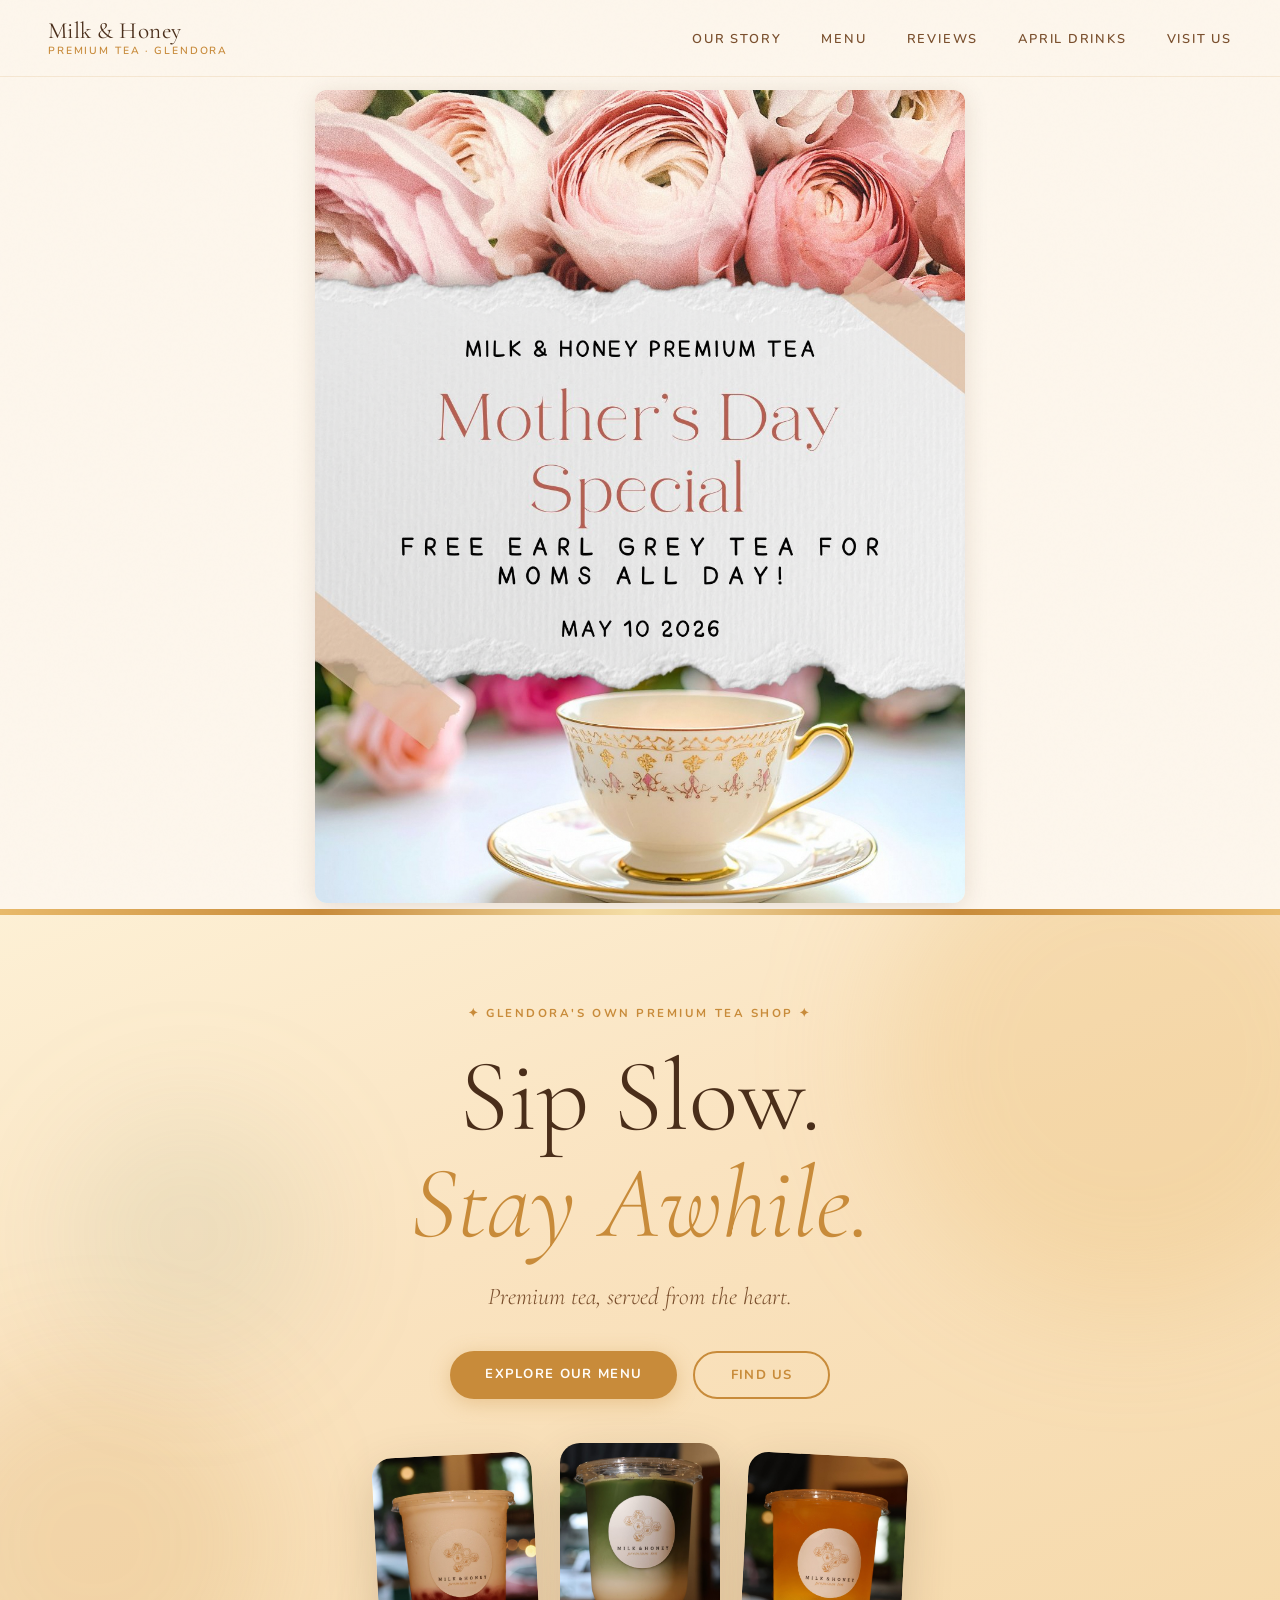
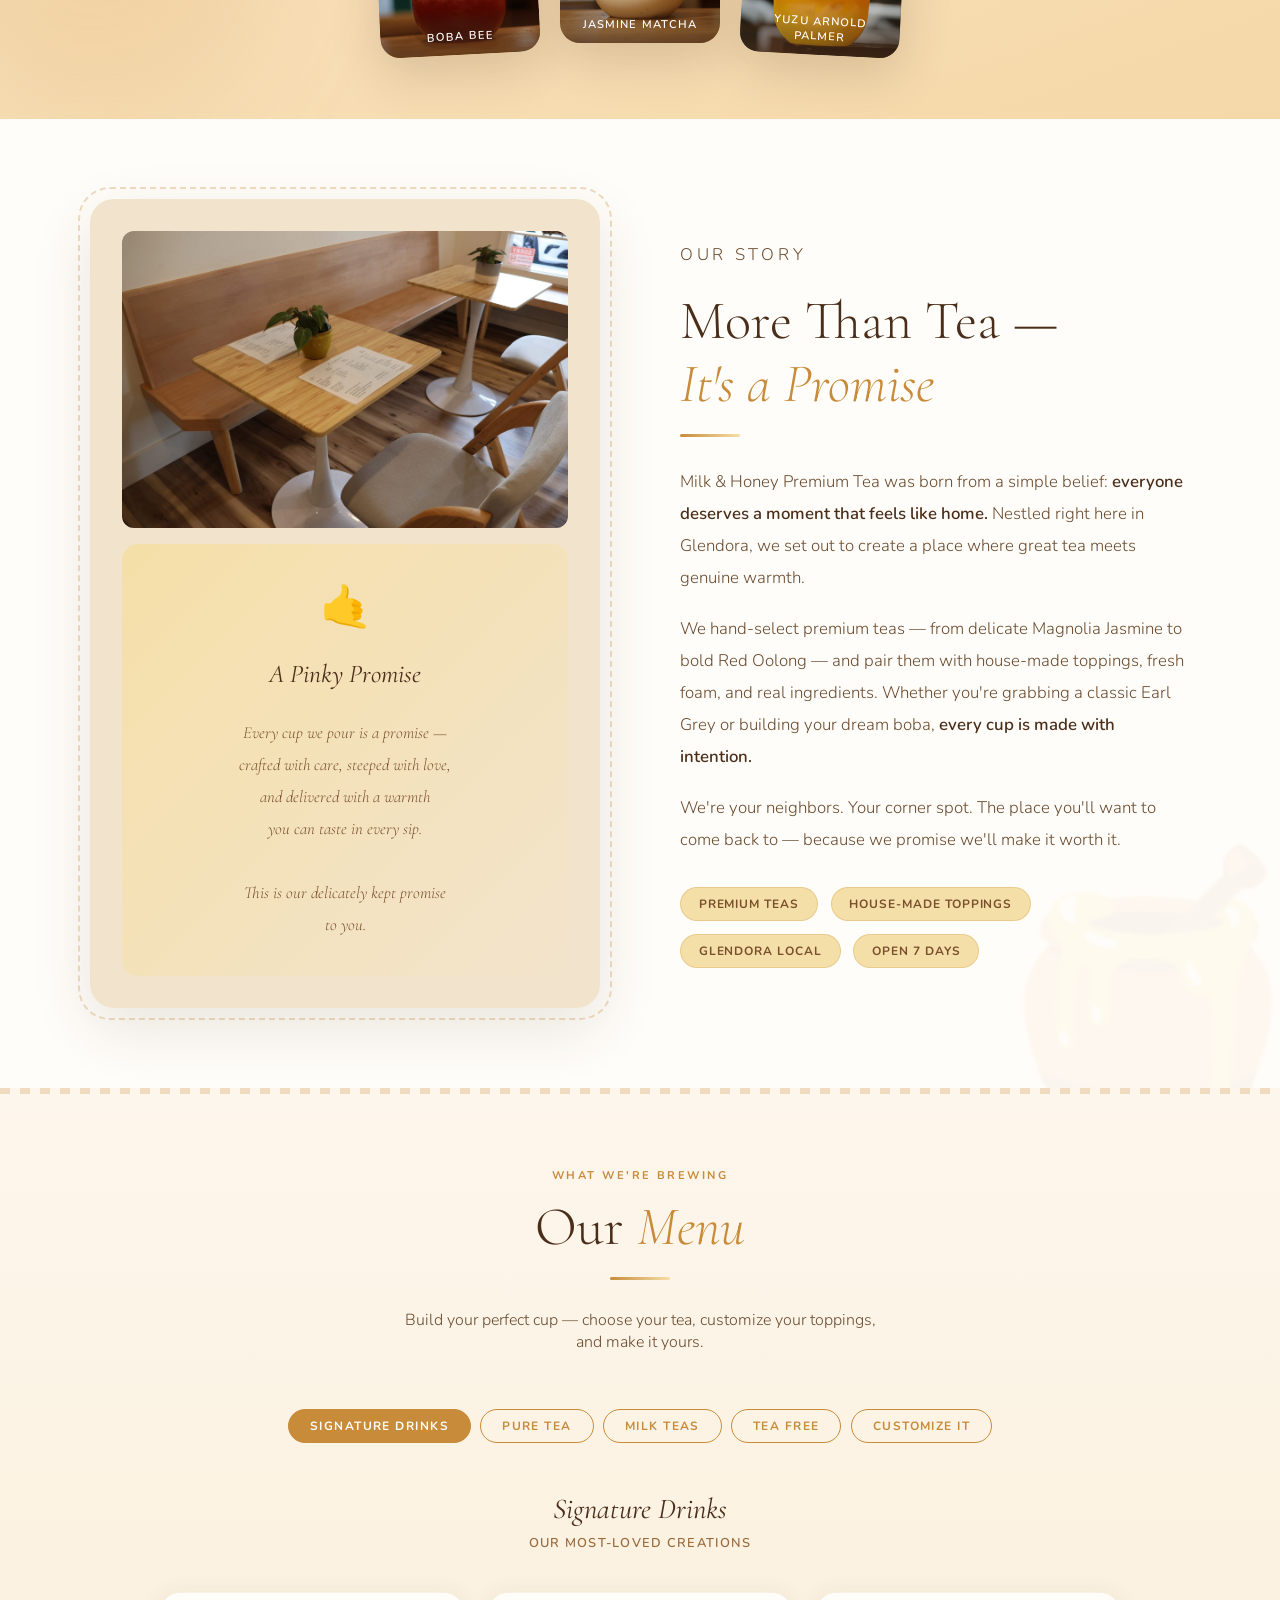
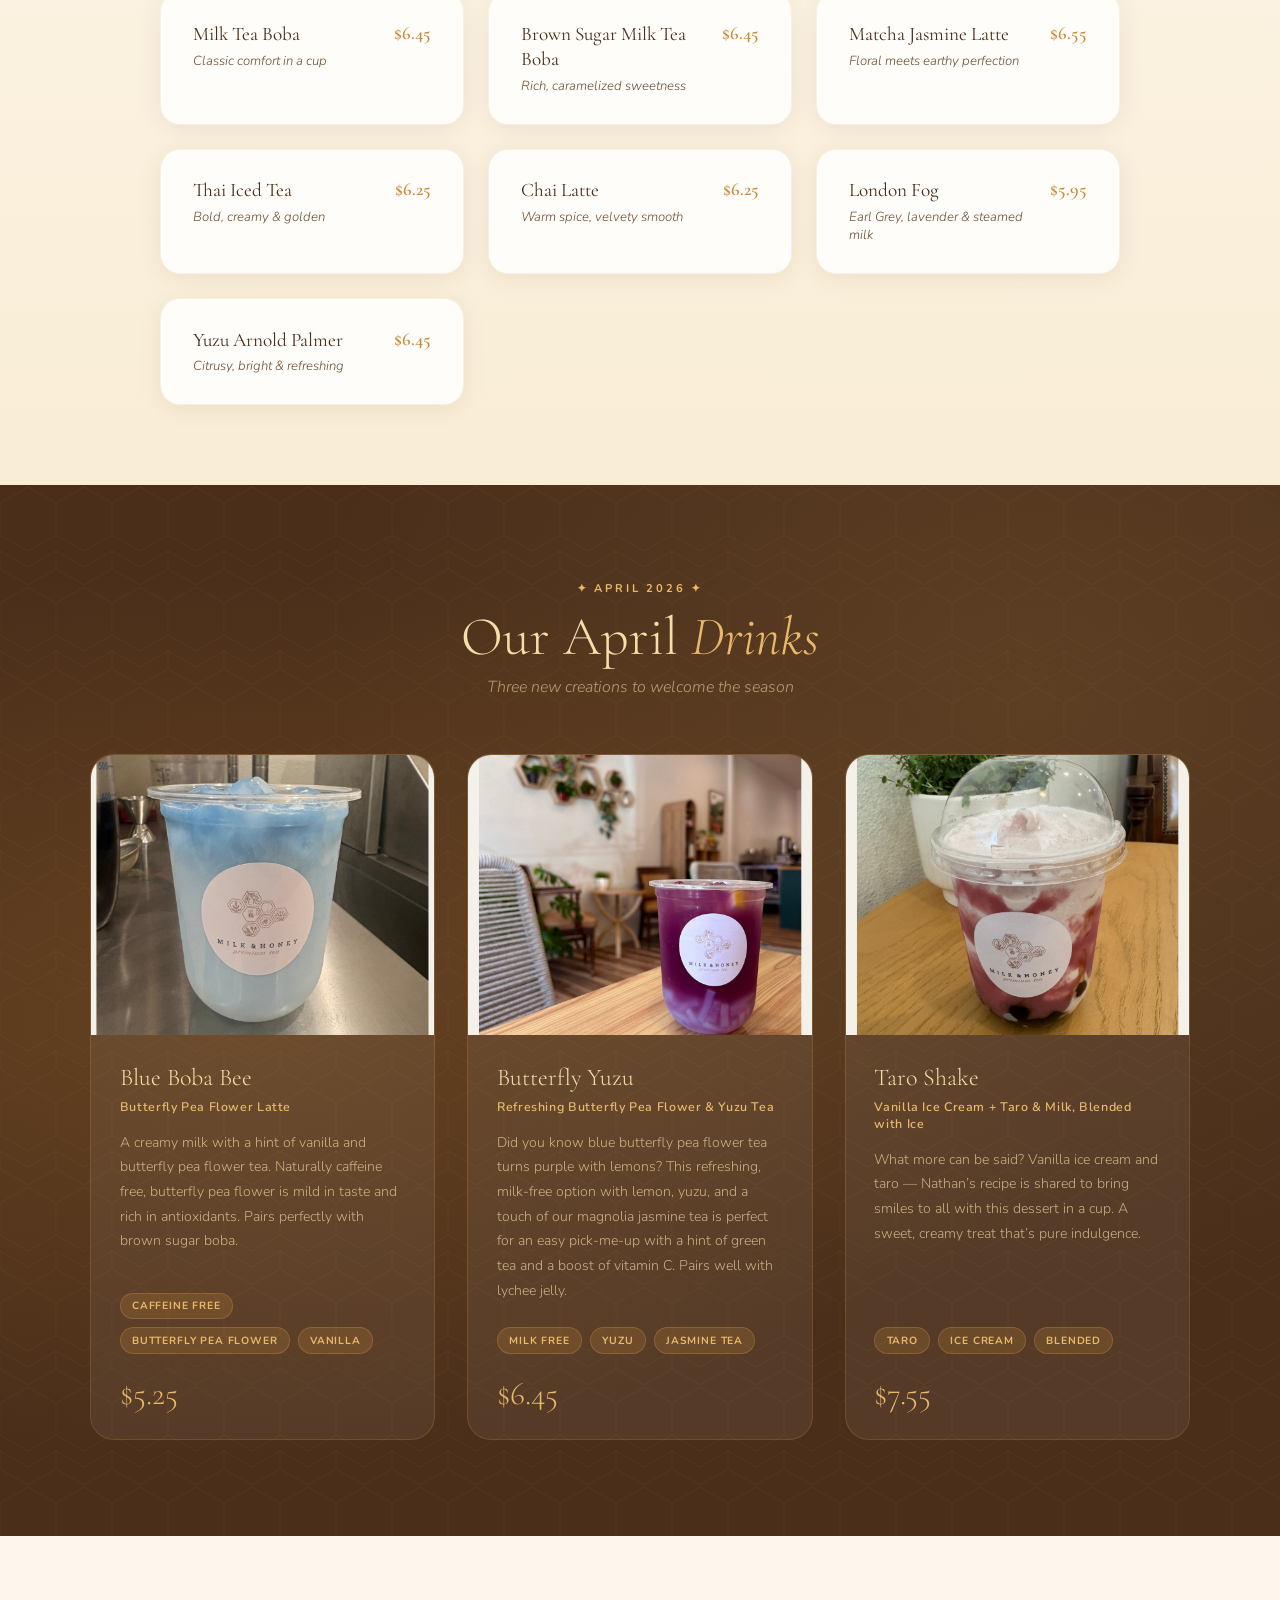
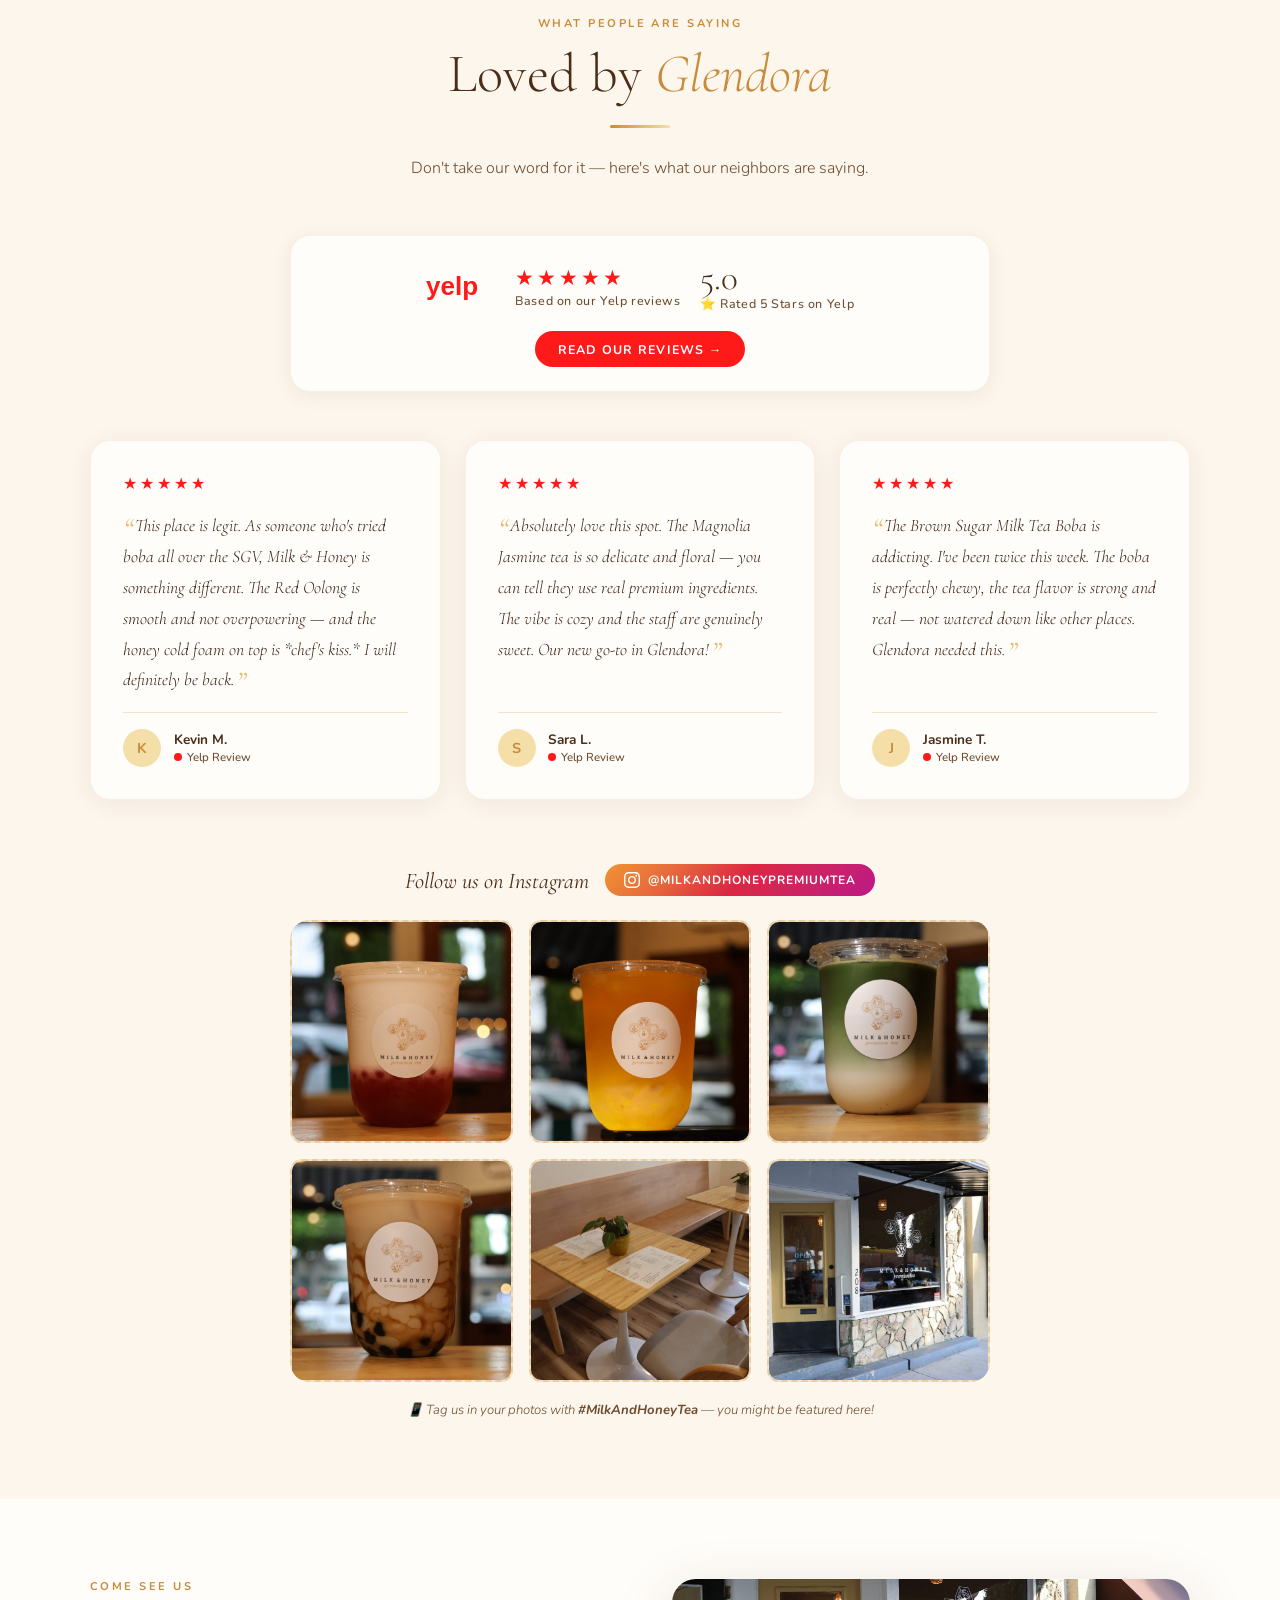
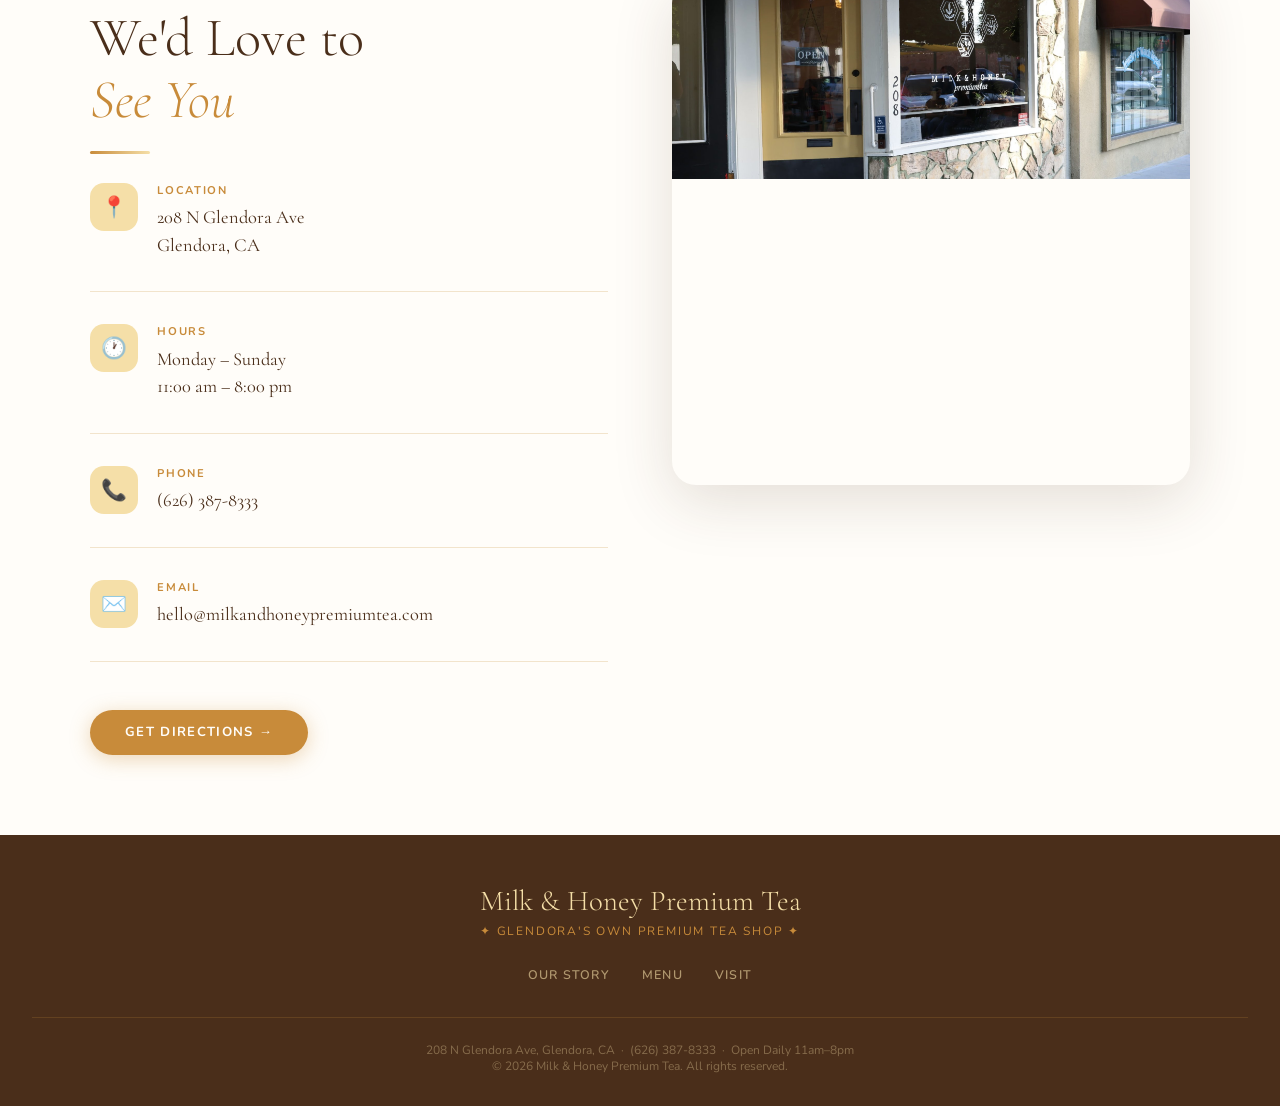
<file: images-index.html>
<!DOCTYPE html>
<html lang="en">
<head>
<meta charset="UTF-8" />
<meta name="viewport" content="width=device-width, initial-scale=1.0" />
<title>Milk & Honey Premium Tea — Glendora's Own Premium Tea Shop</title>
<meta name="description" content="Milk & Honey Premium Tea is Glendora's cozy bubble tea house. Premium teas, boba drinks, and handcrafted lattes. Visit us at 208 N Glendora Ave. Open daily 11am–8pm." />
<!-- Google Analytics -->
<script async src="https://www.googletagmanager.com/gtag/js?id=G-Y9LE8G3MWZ"></script>
<script>
  window.dataLayer = window.dataLayer || [];
  function gtag(){dataLayer.push(arguments);}
  gtag('js', new Date());
  gtag('config', 'G-Y9LE8G3MWZ');
</script>

<link rel="preconnect" href="https://fonts.googleapis.com" />
<link rel="preconnect" href="https://fonts.gstatic.com" crossorigin />
<link href="https://fonts.googleapis.com/css2?family=Cormorant+Garamond:ital,wght@0,300;0,400;0,600;1,300;1,400&family=Nunito:wght@300;400;500;600;700&display=swap" rel="stylesheet" />
<style>
  :root {
    --honey:      #C88B3A;
    --honey-light:#E8B96A;
    --honey-pale: #F5DFA8;
    --cream:      #FDF6EC;
    --cream-dark: #F2E4CC;
    --warm-brown: #4A2E1A;
    --mid-brown:  #7A4F2D;
    --bark:       #9C6B3C;
    --sage:       #8A9E7E;
    --blush:      #EAD5C5;
    --white:      #FFFDF9;
    --text:       #3A2214;
    --text-soft:  #6B4C30;
  }

  *, *::before, *::after { box-sizing: border-box; margin: 0; padding: 0; }

  html { scroll-behavior: smooth; }

  body {
    font-family: 'Nunito', sans-serif;
    background: var(--cream);
    color: var(--text);
    overflow-x: hidden;
  }

  /* ========== NOISE TEXTURE OVERLAY ========== */
  body::before {
    content: '';
    position: fixed;
    inset: 0;
    background-image: url("data:image/svg+xml,%3Csvg viewBox='0 0 200 200' xmlns='http://www.w3.org/2000/svg'%3E%3Cfilter id='n'%3E%3CfeTurbulence type='fractalNoise' baseFrequency='0.9' numOctaves='4' stitchTiles='stitch'/%3E%3C/filter%3E%3Crect width='100%25' height='100%25' filter='url(%23n)' opacity='0.035'/%3E%3C/svg%3E");
    pointer-events: none;
    z-index: 9999;
    opacity: 0.4;
  }

  /* ========== NAV ========== */
  nav {
    position: fixed;
    top: 0; left: 0; right: 0;
    z-index: 100;
    display: flex;
    align-items: center;
    justify-content: space-between;
    padding: 1.1rem 3rem;
    background: rgba(253, 246, 236, 0.92);
    backdrop-filter: blur(12px);
    border-bottom: 1px solid rgba(200,139,58,0.15);
    transition: box-shadow 0.3s;
  }
  nav.scrolled { box-shadow: 0 2px 24px rgba(74,46,26,0.10); }

  .nav-brand {
    font-family: 'Cormorant Garamond', serif;
    font-size: 1.45rem;
    font-weight: 400;
    color: var(--warm-brown);
    letter-spacing: 0.02em;
    text-decoration: none;
    line-height: 1.2;
  }
  .nav-brand span { display: block; font-size: 0.65rem; letter-spacing: 0.18em; text-transform: uppercase; color: var(--honey); font-family: 'Nunito', sans-serif; font-weight: 600; }

  .nav-links { display: flex; gap: 2.5rem; list-style: none; align-items: center; }
  .nav-links a {
    font-size: 0.8rem;
    letter-spacing: 0.14em;
    text-transform: uppercase;
    font-weight: 600;
    color: var(--mid-brown);
    text-decoration: none;
    transition: color 0.2s;
  }
  .nav-links a:hover { color: var(--honey); }
  .nav-links .order-btn {
    background: var(--honey);
    color: var(--white) !important;
    padding: 0.55rem 1.3rem;
    border-radius: 50px;
    transition: background 0.2s, transform 0.15s;
  }
  .nav-links .order-btn:hover { background: var(--warm-brown); transform: translateY(-1px); }

  /* ========== HERO ========== */
  .hero {
    min-height: 80vh;
    display: flex;
    flex-direction: column;
    align-items: center;
    justify-content: center;
    text-align: center;
    padding: 6rem 2rem 4rem;
    position: relative;
    overflow: hidden;
    background: linear-gradient(160deg, #FDF0D5 0%, #FAE3C0 40%, #F5D8A8 100%);
  }

  /* Honey drip decorative top */
  .hero::before {
    content: '';
    position: absolute;
    top: -2px; left: 0; right: 0;
    height: 8px;
    background: linear-gradient(90deg, var(--honey-light), var(--honey), var(--honey-pale), var(--honey), var(--honey-light));
    z-index: 2;
  }

  /* Decorative circles */
  .hero-orb {
    position: absolute;
    border-radius: 50%;
    filter: blur(60px);
    pointer-events: none;
  }
  .hero-orb-1 { width: 500px; height: 500px; background: rgba(232,185,106,0.25); top: -100px; right: -100px; }
  .hero-orb-2 { width: 350px; height: 350px; background: rgba(200,139,58,0.15); bottom: 0; left: -80px; }
  .hero-orb-3 { width: 250px; height: 250px; background: rgba(138,158,126,0.12); top: 200px; left: 5%; }

  .hero-eyebrow {
    font-size: 0.72rem;
    letter-spacing: 0.22em;
    text-transform: uppercase;
    color: var(--honey);
    font-weight: 700;
    margin-bottom: 1.4rem;
    opacity: 0;
    animation: fadeUp 0.8s 0.2s forwards;
  }

  .hero h1 {
    font-family: 'Cormorant Garamond', serif;
    font-size: clamp(3.2rem, 8vw, 6.5rem);
    font-weight: 300;
    color: var(--warm-brown);
    line-height: 1.05;
    max-width: 780px;
    margin-bottom: 0.5rem;
    opacity: 0;
    animation: fadeUp 0.9s 0.4s forwards;
  }
  .hero h1 em { font-style: italic; color: var(--honey); }

  .hero-tagline {
    font-family: 'Cormorant Garamond', serif;
    font-size: clamp(1.1rem, 2.5vw, 1.5rem);
    font-weight: 300;
    font-style: italic;
    color: var(--mid-brown);
    margin-top: 1rem;
    margin-bottom: 2.5rem;
    opacity: 0;
    animation: fadeUp 0.9s 0.6s forwards;
  }

  .hero-ctas {
    display: flex;
    gap: 1rem;
    flex-wrap: wrap;
    justify-content: center;
    opacity: 0;
    animation: fadeUp 0.9s 0.8s forwards;
  }

  .btn-primary {
    background: var(--honey);
    color: var(--white);
    padding: 0.85rem 2.2rem;
    border-radius: 50px;
    text-decoration: none;
    font-size: 0.82rem;
    letter-spacing: 0.1em;
    text-transform: uppercase;
    font-weight: 700;
    transition: background 0.25s, transform 0.2s, box-shadow 0.25s;
    box-shadow: 0 4px 20px rgba(200,139,58,0.35);
  }
  .btn-primary:hover { background: var(--warm-brown); transform: translateY(-2px); box-shadow: 0 8px 30px rgba(74,46,26,0.25); }

  .btn-outline {
    border: 2px solid var(--honey);
    color: var(--honey);
    padding: 0.82rem 2.2rem;
    border-radius: 50px;
    text-decoration: none;
    font-size: 0.82rem;
    letter-spacing: 0.1em;
    text-transform: uppercase;
    font-weight: 700;
    transition: all 0.25s;
  }
  .btn-outline:hover { background: var(--honey); color: var(--white); transform: translateY(-2px); }

  /* Floating tea cups decoration */
  .hero-images {
    display: flex;
    gap: 1.5rem;
    margin-top: 3.5rem;
    opacity: 0;
    animation: fadeUp 1s 1s forwards;
  }
  .tea-card-mini {
    width: 160px;
    height: 200px;
    border-radius: 20px;
    overflow: hidden;
    box-shadow: 0 16px 50px rgba(74,46,26,0.18);
    position: relative;
    transform: rotate(-3deg);
    transition: transform 0.3s;
  }
  .tea-card-mini:nth-child(2) { transform: rotate(0deg) translateY(-12px); }
  .tea-card-mini:nth-child(3) { transform: rotate(3deg); }
  .tea-card-mini:hover { transform: rotate(0deg) translateY(-8px) scale(1.04); }
  .tea-card-mini img { width: 100%; height: 100%; object-fit: cover; }
  .tea-card-mini .label {
    position: absolute;
    bottom: 0; left: 0; right: 0;
    background: linear-gradient(transparent, rgba(74,46,26,0.75));
    color: #fff;
    font-size: 0.7rem;
    letter-spacing: 0.1em;
    text-transform: uppercase;
    font-weight: 600;
    padding: 1.2rem 0.8rem 0.7rem;
    text-align: center;
  }

  /* ========== SECTION DEFAULTS ========== */
  section { padding: 5rem 2rem; }
  .container { max-width: 1100px; margin: 0 auto; }
  .section-label {
    font-size: 0.7rem;
    letter-spacing: 0.22em;
    text-transform: uppercase;
    color: var(--honey);
    font-weight: 700;
    margin-bottom: 0.8rem;
  }
  .section-title {
    font-family: 'Cormorant Garamond', serif;
    font-size: clamp(2.2rem, 5vw, 3.4rem);
    font-weight: 300;
    color: var(--warm-brown);
    line-height: 1.15;
    margin-bottom: 1.2rem;
  }
  .section-title em { font-style: italic; color: var(--honey); }
  .divider {
    width: 60px; height: 3px;
    background: linear-gradient(90deg, var(--honey), var(--honey-pale));
    border-radius: 2px;
    margin-bottom: 1.8rem;
  }

  /* ========== ABOUT ========== */
  .about {
    background: var(--white);
    position: relative;
    overflow: hidden;
  }
  .about::after {
    content: '🍯';
    position: absolute;
    font-size: 18rem;
    opacity: 0.04;
    right: -3rem;
    bottom: -4rem;
    line-height: 1;
  }
  .about-inner {
    display: grid;
    grid-template-columns: 1fr 1fr;
    gap: 5rem;
    align-items: center;
  }
  .about-visual {
    position: relative;
  }
  .about-img-frame {
    background: var(--cream-dark);
    border-radius: 24px;
    padding: 2rem;
    box-shadow: 0 20px 60px rgba(74,46,26,0.12);
    position: relative;
  }
  .about-img-frame::before {
    content: '';
    position: absolute;
    inset: -12px;
    border: 2px dashed rgba(200,139,58,0.3);
    border-radius: 32px;
    pointer-events: none;
  }
  .about-poem-box {
    background: linear-gradient(135deg, var(--honey-pale), var(--cream-dark));
    border-radius: 16px;
    padding: 2.2rem;
    text-align: center;
  }
  .about-poem-box .poem-title {
    font-family: 'Cormorant Garamond', serif;
    font-size: 1.6rem;
    font-weight: 400;
    font-style: italic;
    color: var(--warm-brown);
    margin-bottom: 1.2rem;
  }
  .about-poem-box p {
    font-family: 'Cormorant Garamond', serif;
    font-size: 1.05rem;
    font-style: italic;
    color: var(--mid-brown);
    line-height: 1.9;
    font-weight: 300;
  }
  .pinky-icon {
    font-size: 2.5rem;
    display: block;
    margin-bottom: 1rem;
  }

  .about-text { position: relative; z-index: 1; }
  .about-text p {
    font-size: 1.05rem;
    color: var(--text-soft);
    line-height: 1.9;
    margin-bottom: 1.2rem;
    font-weight: 300;
  }
  .about-text p strong { color: var(--warm-brown); font-weight: 600; }
  .about-badges {
    display: flex;
    gap: 0.8rem;
    flex-wrap: wrap;
    margin-top: 2rem;
  }
  .badge {
    background: var(--honey-pale);
    color: var(--mid-brown);
    font-size: 0.75rem;
    font-weight: 700;
    letter-spacing: 0.08em;
    text-transform: uppercase;
    padding: 0.5rem 1.1rem;
    border-radius: 50px;
    border: 1px solid rgba(200,139,58,0.25);
  }

  /* ========== MENU ========== */
  .menu-section {
    background: linear-gradient(180deg, var(--cream) 0%, #F9EDD5 100%);
    position: relative;
  }
  .menu-section::before {
    content: '';
    position: absolute;
    top: 0; left: 0; right: 0;
    height: 6px;
    background: repeating-linear-gradient(90deg, var(--honey) 0, var(--honey) 10px, transparent 10px, transparent 20px);
    opacity: 0.25;
  }

  .menu-header { text-align: center; margin-bottom: 3.5rem; }
  .menu-header .divider { margin: 0 auto 1.8rem; }

  /* Category tabs */
  .menu-tabs {
    display: flex;
    gap: 0.6rem;
    flex-wrap: wrap;
    justify-content: center;
    margin-bottom: 3rem;
  }
  .tab-btn {
    background: transparent;
    border: 1.5px solid var(--honey);
    color: var(--honey);
    font-family: 'Nunito', sans-serif;
    font-size: 0.75rem;
    font-weight: 700;
    letter-spacing: 0.12em;
    text-transform: uppercase;
    padding: 0.5rem 1.3rem;
    border-radius: 50px;
    cursor: pointer;
    transition: all 0.2s;
  }
  .tab-btn.active, .tab-btn:hover {
    background: var(--honey);
    color: var(--white);
  }

  /* Menu categories */
  .menu-category { display: none; }
  .menu-category.active { display: block; animation: fadeIn 0.4s forwards; }

  .menu-cat-title {
    font-family: 'Cormorant Garamond', serif;
    font-size: 1.8rem;
    font-style: italic;
    font-weight: 400;
    color: var(--warm-brown);
    text-align: center;
    margin-bottom: 0.5rem;
  }
  .menu-cat-sub {
    text-align: center;
    font-size: 0.8rem;
    letter-spacing: 0.1em;
    text-transform: uppercase;
    color: var(--bark);
    margin-bottom: 2.5rem;
    font-weight: 600;
  }

  /* Signature drinks — card layout */
  .menu-cards {
    display: grid;
    grid-template-columns: repeat(auto-fill, minmax(280px, 1fr));
    gap: 1.5rem;
    max-width: 960px;
    margin: 0 auto;
  }
  .menu-card {
    background: var(--white);
    border-radius: 20px;
    padding: 1.8rem 2rem;
    box-shadow: 0 4px 24px rgba(74,46,26,0.08);
    border: 1px solid rgba(200,139,58,0.12);
    transition: transform 0.25s, box-shadow 0.25s;
    display: flex;
    justify-content: space-between;
    align-items: flex-start;
  }
  .menu-card:hover { transform: translateY(-4px); box-shadow: 0 12px 40px rgba(74,46,26,0.14); }
  .menu-card-name {
    font-family: 'Cormorant Garamond', serif;
    font-size: 1.2rem;
    font-weight: 400;
    color: var(--warm-brown);
    line-height: 1.3;
    flex: 1;
  }
  .menu-card-desc {
    font-size: 0.82rem;
    color: var(--text-soft);
    margin-top: 0.3rem;
    font-weight: 300;
    font-style: italic;
  }
  .menu-card-price {
    font-family: 'Cormorant Garamond', serif;
    font-size: 1.15rem;
    font-weight: 600;
    color: var(--honey);
    white-space: nowrap;
    margin-left: 1rem;
  }

  /* Simple list layout */
  .menu-list {
    display: grid;
    grid-template-columns: repeat(auto-fill, minmax(220px, 1fr));
    gap: 0.8rem;
    max-width: 960px;
    margin: 0 auto;
  }
  .menu-list-item {
    background: var(--white);
    border-radius: 12px;
    padding: 0.9rem 1.2rem;
    display: flex;
    align-items: center;
    gap: 0.7rem;
    font-size: 0.92rem;
    color: var(--mid-brown);
    font-weight: 500;
    border: 1px solid rgba(200,139,58,0.12);
    transition: border-color 0.2s, background 0.2s;
  }
  .menu-list-item:hover { border-color: var(--honey-light); background: var(--cream-dark); }
  .menu-list-item::before { content: '✦'; color: var(--honey-light); font-size: 0.65rem; flex-shrink: 0; }

  /* Toppings/foam grid */
  .add-on-grid {
    max-width: 960px;
    margin: 0 auto;
    display: grid;
    grid-template-columns: 1fr 1fr;
    gap: 2rem;
  }
  .add-on-box {
    background: var(--white);
    border-radius: 20px;
    padding: 2rem;
    border: 1px solid rgba(200,139,58,0.15);
    box-shadow: 0 4px 20px rgba(74,46,26,0.06);
  }
  .add-on-box-title {
    font-family: 'Cormorant Garamond', serif;
    font-size: 1.3rem;
    font-weight: 400;
    color: var(--warm-brown);
    margin-bottom: 0.3rem;
  }
  .add-on-price-tag {
    display: inline-block;
    background: var(--honey-pale);
    color: var(--honey);
    font-size: 0.72rem;
    font-weight: 700;
    letter-spacing: 0.1em;
    padding: 0.2rem 0.7rem;
    border-radius: 50px;
    margin-bottom: 1rem;
  }
  .add-on-items {
    display: flex;
    flex-wrap: wrap;
    gap: 0.5rem;
  }
  .add-on-item {
    background: var(--cream);
    color: var(--text-soft);
    font-size: 0.8rem;
    padding: 0.35rem 0.85rem;
    border-radius: 50px;
    font-weight: 500;
    border: 1px solid var(--cream-dark);
    transition: all 0.2s;
  }
  .add-on-item:hover { background: var(--honey-pale); border-color: var(--honey-light); color: var(--warm-brown); cursor: default; }

  /* ========== ORDER BANNER ========== */
  .order-banner {
    background: var(--warm-brown);
    padding: 4rem 2rem;
    text-align: center;
    position: relative;
    overflow: hidden;
  }
  .order-banner::before {
    content: '';
    position: absolute;
    inset: 0;
    background: radial-gradient(ellipse at 70% 50%, rgba(200,139,58,0.25) 0%, transparent 65%);
  }
  .order-banner h2 {
    font-family: 'Cormorant Garamond', serif;
    font-size: clamp(2rem, 5vw, 3rem);
    font-weight: 300;
    color: var(--honey-pale);
    margin-bottom: 0.8rem;
    position: relative;
  }
  .order-banner p {
    font-size: 1rem;
    color: rgba(245,223,168,0.75);
    margin-bottom: 2rem;
    font-weight: 300;
    position: relative;
    max-width: 480px;
    margin-left: auto;
    margin-right: auto;
  }
  .order-banner .btn-primary {
    background: var(--honey);
    font-size: 0.9rem;
    padding: 1rem 2.8rem;
    position: relative;
    box-shadow: 0 8px 32px rgba(0,0,0,0.3);
  }
  .order-banner .btn-primary:hover { background: var(--honey-light); color: var(--warm-brown); }

  /* ========== VISIT ========== */
  .visit { background: var(--white); }
  .visit-inner {
    display: grid;
    grid-template-columns: 1fr 1fr;
    gap: 4rem;
    align-items: start;
  }
  .visit-info { }
  .info-row {
    display: flex;
    gap: 1.2rem;
    align-items: flex-start;
    margin-bottom: 2rem;
    padding-bottom: 2rem;
    border-bottom: 1px solid var(--cream-dark);
  }
  .info-row:last-child { border-bottom: none; }
  .info-icon {
    width: 48px;
    height: 48px;
    background: var(--honey-pale);
    border-radius: 14px;
    display: flex;
    align-items: center;
    justify-content: center;
    font-size: 1.3rem;
    flex-shrink: 0;
  }
  .info-label {
    font-size: 0.7rem;
    letter-spacing: 0.15em;
    text-transform: uppercase;
    color: var(--honey);
    font-weight: 700;
    margin-bottom: 0.4rem;
  }
  .info-value {
    font-family: 'Cormorant Garamond', serif;
    font-size: 1.15rem;
    color: var(--warm-brown);
    font-weight: 400;
    line-height: 1.5;
  }
  .info-value a { color: var(--warm-brown); text-decoration: none; }
  .info-value a:hover { color: var(--honey); }

  .visit-map {
    border-radius: 24px;
    overflow: hidden;
    box-shadow: 0 16px 60px rgba(74,46,26,0.15);
    height: auto;
  }
  .visit-map iframe { width: 100%; height: 300px; border: 0; display: block; }

  /* ========== FOOTER ========== */
  footer {
    background: var(--warm-brown);
    color: rgba(245,223,168,0.7);
    padding: 3rem 2rem 2rem;
    text-align: center;
  }
  .footer-brand {
    font-family: 'Cormorant Garamond', serif;
    font-size: 1.8rem;
    font-weight: 300;
    color: var(--honey-pale);
    margin-bottom: 0.3rem;
  }
  .footer-tag {
    font-size: 0.75rem;
    letter-spacing: 0.15em;
    text-transform: uppercase;
    color: var(--honey);
    margin-bottom: 1.5rem;
  }
  .footer-links {
    display: flex;
    gap: 2rem;
    justify-content: center;
    list-style: none;
    margin-bottom: 2rem;
    flex-wrap: wrap;
  }
  .footer-links a {
    font-size: 0.78rem;
    letter-spacing: 0.1em;
    text-transform: uppercase;
    color: rgba(245,223,168,0.6);
    text-decoration: none;
    font-weight: 600;
    transition: color 0.2s;
  }
  .footer-links a:hover { color: var(--honey-light); }
  .footer-copy {
    font-size: 0.75rem;
    color: rgba(245,223,168,0.35);
    border-top: 1px solid rgba(200,139,58,0.2);
    padding-top: 1.5rem;
    margin-top: 1.5rem;
  }

  /* ========== SOCIAL PROOF ========== */
  .social-proof {
    background: var(--cream);
    padding: 5rem 2rem;
    position: relative;
    overflow: hidden;
  }
  .social-proof-header { text-align: center; margin-bottom: 3.5rem; }
  .social-proof-header .divider { margin: 0 auto 1.8rem; }

  /* ---- Yelp badge strip ---- */
  .yelp-strip {
    display: flex;
    align-items: center;
    justify-content: center;
    gap: 1.5rem;
    background: var(--white);
    border-radius: 20px;
    padding: 1.5rem 2.5rem;
    margin-bottom: 3rem;
    max-width: 700px;
    margin-left: auto;
    margin-right: auto;
    box-shadow: 0 4px 20px rgba(74,46,26,0.07);
    border: 1px solid rgba(200,139,58,0.12);
    flex-wrap: wrap;
    gap: 1.2rem;
  }
  .yelp-logo { display: flex; align-items: center; gap: 0.5rem; }
  .yelp-logo svg { width: 70px; height: auto; }
  .yelp-stars { display: flex; gap: 3px; }
  .yelp-star { color: #FF1A1A; font-size: 1.3rem; }
  .yelp-info { text-align: left; }
  .yelp-rating-num {
    font-family: 'Cormorant Garamond', serif;
    font-size: 2.2rem;
    font-weight: 300;
    color: var(--warm-brown);
    line-height: 1;
  }
  .yelp-count {
    font-size: 0.78rem;
    color: var(--text-soft);
    font-weight: 500;
    letter-spacing: 0.05em;
  }
  .yelp-btn {
    background: #FF1A1A;
    color: #fff;
    text-decoration: none;
    font-size: 0.78rem;
    font-weight: 700;
    letter-spacing: 0.1em;
    text-transform: uppercase;
    padding: 0.6rem 1.4rem;
    border-radius: 50px;
    transition: background 0.2s, transform 0.2s;
    white-space: nowrap;
  }
  .yelp-btn:hover { background: #cc0000; transform: translateY(-1px); }

  /* ---- Review cards ---- */
  .reviews-grid {
    display: grid;
    grid-template-columns: repeat(auto-fill, minmax(300px, 1fr));
    gap: 1.5rem;
    max-width: 1100px;
    margin: 0 auto 4rem;
  }
  .review-card {
    background: var(--white);
    border-radius: 20px;
    padding: 2rem;
    box-shadow: 0 4px 24px rgba(74,46,26,0.07);
    border: 1px solid rgba(200,139,58,0.12);
    display: flex;
    flex-direction: column;
    gap: 1rem;
    transition: transform 0.25s, box-shadow 0.25s;
  }
  .review-card:hover { transform: translateY(-4px); box-shadow: 0 12px 40px rgba(74,46,26,0.12); }
  .review-stars { display: flex; gap: 3px; }
  .review-star { color: #FF1A1A; font-size: 1rem; }
  .review-text {
    font-family: 'Cormorant Garamond', serif;
    font-size: 1.1rem;
    font-style: italic;
    font-weight: 300;
    color: var(--text);
    line-height: 1.75;
    flex: 1;
  }
  .review-text::before { content: '\201C'; color: var(--honey-light); font-size: 2rem; line-height: 0; vertical-align: -0.5rem; margin-right: 2px; }
  .review-text::after  { content: '\201D'; color: var(--honey-light); font-size: 2rem; line-height: 0; vertical-align: -0.5rem; margin-left: 2px; }
  .review-meta {
    display: flex;
    align-items: center;
    gap: 0.8rem;
    padding-top: 1rem;
    border-top: 1px solid var(--cream-dark);
  }
  .review-avatar {
    width: 38px; height: 38px;
    border-radius: 50%;
    background: var(--honey-pale);
    display: flex;
    align-items: center;
    justify-content: center;
    font-size: 0.9rem;
    font-weight: 700;
    color: var(--honey);
    flex-shrink: 0;
  }
  .review-name {
    font-size: 0.85rem;
    font-weight: 700;
    color: var(--warm-brown);
    line-height: 1.3;
  }
  .review-source {
    font-size: 0.72rem;
    color: var(--text-soft);
    font-weight: 500;
    display: flex;
    align-items: center;
    gap: 0.3rem;
  }
  .review-source::before { content: ''; display: inline-block; width: 8px; height: 8px; border-radius: 50%; background: #FF1A1A; }

  /* ---- Instagram section ---- */
  .insta-section { margin-top: 1rem; }
  .insta-header {
    display: flex;
    align-items: center;
    justify-content: center;
    gap: 1rem;
    margin-bottom: 1.5rem;
    flex-wrap: wrap;
  }
  .insta-handle {
    font-family: 'Cormorant Garamond', serif;
    font-size: 1.4rem;
    font-weight: 400;
    font-style: italic;
    color: var(--warm-brown);
  }
  .insta-badge {
    display: flex;
    align-items: center;
    gap: 0.5rem;
    text-decoration: none;
    background: linear-gradient(135deg, #f09433 0%, #e6683c 25%, #dc2743 50%, #cc2366 75%, #bc1888 100%);
    color: #fff;
    font-size: 0.75rem;
    font-weight: 700;
    letter-spacing: 0.08em;
    text-transform: uppercase;
    padding: 0.5rem 1.2rem;
    border-radius: 50px;
    transition: opacity 0.2s, transform 0.2s;
  }
  .insta-badge:hover { opacity: 0.88; transform: translateY(-1px); }
  .insta-grid {
    display: grid;
    grid-template-columns: repeat(3, 1fr);
    gap: 1rem;
    max-width: 700px;
    margin: 0 auto;
    border-radius: 20px;
    overflow: hidden;
  }
  .insta-placeholder {
    aspect-ratio: 1;
    background: var(--cream-dark);
    border-radius: 12px;
    display: flex;
    flex-direction: column;
    align-items: center;
    justify-content: center;
    gap: 0.5rem;
    cursor: pointer;
    transition: background 0.2s;
    text-decoration: none;
    border: 2px dashed rgba(200,139,58,0.25);
  }
  .insta-placeholder:hover { background: var(--honey-pale); }
  .insta-placeholder .insta-img {
    width: 100%;
    height: 100%;
    object-fit: cover;
    border-radius: 10px;
    display: block;
  }
  .insta-placeholder-icon { font-size: 2rem; opacity: 0.4; }
  .insta-placeholder-text { font-size: 0.7rem; color: var(--text-soft); font-weight: 600; letter-spacing: 0.08em; text-transform: uppercase; }
  .insta-note {
    text-align: center;
    margin-top: 1.2rem;
    font-size: 0.82rem;
    color: var(--text-soft);
    font-style: italic;
    font-weight: 300;
  }

  /* ========== HONEY DRIP DECOR ========== */
  .honey-drip {
    display: flex;
    justify-content: center;
    gap: 1.5rem;
    padding: 1.5rem 0;
    opacity: 0.25;
  }
  .drip { width: 3px; border-radius: 3px; background: var(--honey); }

  /* ========== ANIMATIONS ========== */
  @keyframes fadeUp {
    from { opacity: 0; transform: translateY(22px); }
    to   { opacity: 1; transform: translateY(0); }
  }
  @keyframes fadeIn {
    from { opacity: 0; } to { opacity: 1; }
  }

  .reveal {
    opacity: 0;
    transform: translateY(28px);
    transition: opacity 0.7s ease, transform 0.7s ease;
  }
  .reveal.visible { opacity: 1; transform: translateY(0); }

  /* ========== HAMBURGER ========== */
  .hamburger {
    display: none;
    background: none;
    border: none;
    cursor: pointer;
    flex-direction: column;
    gap: 5px;
    padding: 4px;
  }
  .hamburger span { display: block; width: 24px; height: 2px; background: var(--warm-brown); border-radius: 2px; transition: all 0.3s; }

  /* ========== DRINK OF THE MONTH ========== */
  .dotm {
    background: var(--warm-brown);
    position: relative;
    overflow: hidden;
    padding: 6rem 2rem;
  }
  .dotm::before {
    content: '';
    position: absolute;
    inset: 0;
    background:
      radial-gradient(ellipse at 20% 50%, rgba(200,139,58,0.22) 0%, transparent 60%),
      radial-gradient(ellipse at 80% 20%, rgba(232,185,106,0.12) 0%, transparent 50%);
  }
  /* Honeycomb pattern */
  .dotm::after {
    content: '';
    position: absolute;
    inset: 0;
    background-image: url("data:image/svg+xml,%3Csvg xmlns='http://www.w3.org/2000/svg' width='56' height='100'%3E%3Cpath d='M28 66L0 50V18L28 2l28 16v32L28 66zm0 34L0 84V66l28 16 28-16v18L28 100z' fill='none' stroke='rgba(200,139,58,0.07)' stroke-width='1'/%3E%3C/svg%3E");
    pointer-events: none;
  }

  /* Section header */
  .dotm-header {
    text-align: center;
    margin-bottom: 3.5rem;
    position: relative;
    z-index: 1;
  }
  .dotm-overline {
    font-size: 0.7rem;
    letter-spacing: 0.25em;
    text-transform: uppercase;
    color: var(--honey-light);
    font-weight: 700;
    margin-bottom: 0.6rem;
    display: flex;
    align-items: center;
    justify-content: center;
    gap: 0.7rem;
  }
  .dotm-section-title {
    font-family: 'Cormorant Garamond', serif;
    font-size: clamp(2.2rem, 5vw, 3.4rem);
    font-weight: 300;
    color: var(--honey-pale);
    line-height: 1.15;
    margin-bottom: 0.5rem;
  }
  .dotm-section-title em { font-style: italic; color: var(--honey-light); }
  .dotm-section-sub {
    font-size: 1rem;
    color: rgba(245,223,168,0.6);
    font-weight: 300;
    font-style: italic;
  }

  /* 3-card grid */
  .dotm-grid {
    display: grid;
    grid-template-columns: repeat(3, 1fr);
    gap: 2rem;
    max-width: 1100px;
    margin: 0 auto;
    position: relative;
    z-index: 1;
  }

  .dotm-card {
    background: rgba(255,255,255,0.06);
    border: 1px solid rgba(200,139,58,0.25);
    border-radius: 24px;
    overflow: hidden;
    transition: transform 0.3s, box-shadow 0.3s;
    display: flex;
    flex-direction: column;
  }
  .dotm-card:hover {
    transform: translateY(-6px);
    box-shadow: 0 20px 60px rgba(0,0,0,0.35);
  }

  .dotm-card-img {
    width: 100%;
    height: 280px;
    object-fit: cover;
    display: block;
  }

  .dotm-card-body {
    padding: 1.8rem;
    flex: 1;
    display: flex;
    flex-direction: column;
    color: var(--cream);
  }

  .dotm-card-name {
    font-family: 'Cormorant Garamond', serif;
    font-size: 1.5rem;
    font-weight: 300;
    color: var(--honey-pale);
    line-height: 1.2;
    margin-bottom: 0.3rem;
  }
  .dotm-card-name em {
    font-style: italic;
    color: var(--honey-light);
  }

  .dotm-card-sub {
    font-size: 0.78rem;
    color: var(--honey-light);
    font-weight: 600;
    letter-spacing: 0.05em;
    margin-bottom: 1rem;
  }

  .dotm-card-desc {
    font-size: 0.88rem;
    color: rgba(245,223,168,0.7);
    line-height: 1.75;
    font-weight: 300;
    margin-bottom: 1.5rem;
    flex: 1;
  }

  .dotm-card-tags {
    display: flex;
    flex-wrap: wrap;
    gap: 0.5rem;
    margin-bottom: 1.5rem;
  }
  .dotm-card-tag {
    background: rgba(200,139,58,0.2);
    border: 1px solid rgba(200,139,58,0.35);
    color: var(--honey-light);
    font-size: 0.65rem;
    font-weight: 700;
    letter-spacing: 0.08em;
    text-transform: uppercase;
    padding: 0.3rem 0.7rem;
    border-radius: 50px;
  }

  .dotm-card-footer {
    display: flex;
    align-items: center;
    justify-content: space-between;
    gap: 1rem;
  }

  .dotm-card-price {
    font-family: 'Cormorant Garamond', serif;
    font-size: 2rem;
    font-weight: 300;
    color: var(--honey-light);
    line-height: 1;
  }

  .dotm .btn-primary {
    background: var(--honey);
    box-shadow: 0 8px 32px rgba(0,0,0,0.3);
    font-size: 0.72rem;
    padding: 0.7rem 1.5rem;
  }
  .dotm .btn-primary:hover {
    background: var(--honey-light);
    color: var(--warm-brown);
  }

  .dotm .btn-primary {
    background: var(--honey);
    box-shadow: 0 8px 32px rgba(0,0,0,0.3);
  }
  .dotm .btn-primary:hover {
    background: var(--honey-light);
    color: var(--warm-brown);
  }

  /* ========== RESPONSIVE ========== */
  @media (max-width: 768px) {
    nav { padding: 1rem 1.5rem; }
    .nav-links { display: none; flex-direction: column; position: absolute; top: 100%; left: 0; right: 0; background: var(--cream); padding: 1.5rem; gap: 1.2rem; border-bottom: 2px solid var(--honey-pale); }
    .nav-links.open { display: flex; }
    .hamburger { display: flex; }
    .hero-images { display: none; }
    .about-inner { grid-template-columns: 1fr; gap: 2.5rem; }
    .dotm-grid { grid-template-columns: 1fr; gap: 1.5rem; max-width: 400px; }
    .dotm-card-img { height: 220px; }
    .dotm-badge { top: -12px; right: -12px; width: 88px; height: 88px; }
    .reviews-grid { grid-template-columns: 1fr; }
    .insta-grid { grid-template-columns: repeat(3, 1fr); gap: 0.5rem; }
    .yelp-strip { flex-direction: column; text-align: center; }
    .yelp-info { text-align: center; }
    .visit-inner { grid-template-columns: 1fr; }
    .add-on-grid { grid-template-columns: 1fr; }
    .menu-cards { grid-template-columns: 1fr; }
  }
</style>
</head>
<body>

<!-- NAV -->
<nav id="mainNav">
  <a href="#" class="nav-brand">
    Milk & Honey
    <span>Premium Tea · Glendora</span>
  </a>
  <ul class="nav-links" id="navLinks">
    <li><a href="#about">Our Story</a></li>
    <li><a href="#menu">Menu</a></li>
    <li><a href="#reviews">Reviews</a></li>
    <li><a href="#dotm">April Drinks</a></li>
    <li><a href="#visit">Visit Us</a></li>
  </ul>
  <button class="hamburger" id="hamburger" aria-label="Toggle menu">
    <span></span><span></span><span></span>
  </button>
</nav>

<!-- MOTHERS DAY BANNER -->
<div id="mothers-day-banner" style="width:100%;text-align:center;padding:1rem 0 0;margin:0;padding-top:90px;background:var(--cream);">
  <a href="#visit" style="display:inline-block;max-width:650px;width:92%;margin:0 auto;">
    <img src="../mothers-day-special.jpg" alt="Mothers Day Special - Free Earl Grey Tea for Moms All Day May 10 2026"
         style="width:100%;height:auto;border-radius:12px;box-shadow:0 4px 24px rgba(74,46,26,0.13);" />
  </a>
</div>


<!-- HERO -->
<section class="hero" id="home">
  <div class="hero-orb hero-orb-1"></div>
  <div class="hero-orb hero-orb-2"></div>
  <div class="hero-orb hero-orb-3"></div>
  <p class="hero-eyebrow">✦ Glendora's Own Premium Tea Shop ✦</p>
  <h1>Sip Slow.<br/><em>Stay Awhile.</em></h1>
  <p class="hero-tagline">Premium tea, served from the heart.</p>
  <div class="hero-ctas">
    <a href="#menu" class="btn-primary">Explore Our Menu</a>
    <a href="https://maps.app.goo.gl/Ky1j2GPDf47TT2wUA" target="_blank" class="btn-outline">Find Us</a>
  </div>
  <div class="hero-images">
    <div class="tea-card-mini">
      <img src="img-drink-red.jpg" alt="Boba Bee" loading="lazy" />
      <span class="label">Boba Bee</span>
    </div>
    <div class="tea-card-mini">
      <img src="img-drink-matcha.jpg" alt="Jasmine Matcha Latte" loading="lazy" />
      <span class="label">Jasmine Matcha</span>
    </div>
    <div class="tea-card-mini">
      <img src="img-drink-orange.jpg" alt="Yuzu Arnold Palmer" loading="lazy" />
      <span class="label">Yuzu Arnold Palmer</span>
    </div>
  </div>
</section>

<!-- ABOUT -->
<section class="about" id="about">
  <div class="container">
    <div class="about-inner reveal">
      <div class="about-visual">
        <div class="about-img-frame">
          <img src="img-seating.jpg" alt="Inside Milk and Honey Premium Tea" style="width:100%;border-radius:12px;display:block;margin-bottom:1rem;" />
          <div class="about-poem-box">
            <span class="pinky-icon">🤙</span>
            <p class="poem-title">A Pinky Promise</p>
            <p>
              Every cup we pour is a promise —<br/>
              crafted with care, steeped with love,<br/>
              and delivered with a warmth<br/>
              you can taste in every sip.<br/><br/>
              This is our delicately kept promise<br/>
              to you.
            </p>
          </div>
        </div>
      </div>
      <div class="about-text">
        <p class="section-label">Our Story</p>
        <h2 class="section-title">More Than Tea —<br/><em>It's a Promise</em></h2>
        <div class="divider"></div>
        <p>
          Milk & Honey Premium Tea was born from a simple belief: <strong>everyone deserves a moment that feels like home.</strong> Nestled right here in Glendora, we set out to create a place where great tea meets genuine warmth.
        </p>
        <p>
          We hand-select premium teas — from delicate Magnolia Jasmine to bold Red Oolong — and pair them with house-made toppings, fresh foam, and real ingredients. Whether you're grabbing a classic Earl Grey or building your dream boba, <strong>every cup is made with intention.</strong>
        </p>
        <p>
          We're your neighbors. Your corner spot. The place you'll want to come back to — because we promise we'll make it worth it.
        </p>
        <div class="about-badges">
          <span class="badge">Premium Teas</span>
          <span class="badge">House-Made Toppings</span>
          <span class="badge">Glendora Local</span>
          <span class="badge">Open 7 Days</span>
        </div>
      </div>
    </div>
  </div>
</section>

<!-- MENU -->
<section class="menu-section" id="menu">
  <div class="container">
    <div class="menu-header reveal">
      <p class="section-label">What We're Brewing</p>
      <h2 class="section-title">Our <em>Menu</em></h2>
      <div class="divider"></div>
      <p style="color:var(--text-soft);font-size:1rem;font-weight:300;max-width:480px;margin:0 auto;">
        Build your perfect cup — choose your tea, customize your toppings, and make it yours.
      </p>
    </div>

    <!-- TABS -->
    <div class="menu-tabs reveal">
      <button class="tab-btn active" onclick="showTab('signature')">Signature Drinks</button>
      <button class="tab-btn" onclick="showTab('teas')">Pure Tea</button>
      <button class="tab-btn" onclick="showTab('milktea')">Milk Teas</button>
      <button class="tab-btn" onclick="showTab('teafree')">Tea Free</button>
      <button class="tab-btn" onclick="showTab('customize')">Customize It</button>
    </div>

    <!-- SIGNATURE -->
    <div class="menu-category active" id="cat-signature">
      <p class="menu-cat-title">Signature Drinks</p>
      <p class="menu-cat-sub">Our Most-Loved Creations</p>
      <div class="menu-cards">
        <div class="menu-card">
          <div>
            <div class="menu-card-name">Milk Tea Boba</div>
            <div class="menu-card-desc">Classic comfort in a cup</div>
          </div>
          <div class="menu-card-price">$6.45</div>
        </div>
        <div class="menu-card">
          <div>
            <div class="menu-card-name">Brown Sugar Milk Tea Boba</div>
            <div class="menu-card-desc">Rich, caramelized sweetness</div>
          </div>
          <div class="menu-card-price">$6.45</div>
        </div>
        <div class="menu-card">
          <div>
            <div class="menu-card-name">Matcha Jasmine Latte</div>
            <div class="menu-card-desc">Floral meets earthy perfection</div>
          </div>
          <div class="menu-card-price">$6.55</div>
        </div>
        <div class="menu-card">
          <div>
            <div class="menu-card-name">Thai Iced Tea</div>
            <div class="menu-card-desc">Bold, creamy & golden</div>
          </div>
          <div class="menu-card-price">$6.25</div>
        </div>
        <div class="menu-card">
          <div>
            <div class="menu-card-name">Chai Latte</div>
            <div class="menu-card-desc">Warm spice, velvety smooth</div>
          </div>
          <div class="menu-card-price">$6.25</div>
        </div>
        <div class="menu-card">
          <div>
            <div class="menu-card-name">London Fog</div>
            <div class="menu-card-desc">Earl Grey, lavender & steamed milk</div>
          </div>
          <div class="menu-card-price">$5.95</div>
        </div>
        <div class="menu-card">
          <div>
            <div class="menu-card-name">Yuzu Arnold Palmer</div>
            <div class="menu-card-desc">Citrusy, bright & refreshing</div>
          </div>
          <div class="menu-card-price">$6.45</div>
        </div>
      </div>
    </div>

    <!-- TEAS -->
    <div class="menu-category" id="cat-teas">
      <p class="menu-cat-title">Pure Tea</p>
      <p class="menu-cat-sub">Hot or Iced — $5.25</p>
      <div class="menu-list">
        <div class="menu-list-item">Earl Grey</div>
        <div class="menu-list-item">Magnolia Jasmine</div>
        <div class="menu-list-item">Red Oolong</div>
        <div class="menu-list-item">Loose Leaf (+7 min)</div>
      </div>
    </div>

    <!-- MILK TEA -->
    <div class="menu-category" id="cat-milktea">
      <p class="menu-cat-title">Milk Teas</p>
      <p class="menu-cat-sub">Silky · Creamy · Satisfying</p>
      <div class="menu-list">
        <div class="menu-list-item">Earl Grey Milk Tea &nbsp;<span style="color:var(--honey);font-weight:700;">$5.50</span></div>
        <div class="menu-list-item">Red Oolong Milk Tea &nbsp;<span style="color:var(--honey);font-weight:700;">$5.50</span></div>
        <div class="menu-list-item">Magnolia Jasmine Milk Tea &nbsp;<span style="color:var(--honey);font-weight:700;">$5.50</span></div>
        <div class="menu-list-item">Caramel Milk Tea &nbsp;<span style="color:var(--honey);font-weight:700;">$5.50</span></div>
        <div class="menu-list-item">Loose Leaf Latte (Hot or Iced) &nbsp;<span style="color:var(--honey);font-weight:700;">$5.50</span></div>
        <div class="menu-list-item">Matcha Latte (Hot or Iced) &nbsp;<span style="color:var(--honey);font-weight:700;">$6.25</span></div>
      </div>
    </div>

    <!-- TEA FREE -->
    <div class="menu-category" id="cat-teafree">
      <p class="menu-cat-title">Tea Free</p>
      <p class="menu-cat-sub">No Tea · All Flavor — $5.25</p>
      <div class="menu-list">
        <div class="menu-list-item">Strawberry Boba Bee</div>
        <div class="menu-list-item">Brown Sugar Boba Bee</div>
        <div class="menu-list-item">Strawberry Italian Soda</div>
        <div class="menu-list-item">Vanilla Italian Soda</div>
        <div class="menu-list-item">Taro Milk Boba</div>
        <div class="menu-list-item">San Pellegrino &nbsp;<span style="color:var(--honey);font-weight:700;">$3</span></div>
        <div class="menu-list-item">Milk &nbsp;<span style="color:var(--honey);font-weight:700;">$3</span></div>
      </div>
    </div>

    <!-- CUSTOMIZE -->
    <div class="menu-category" id="cat-customize">
      <p class="menu-cat-title">Make It Yours</p>
      <p class="menu-cat-sub">Toppings, Foam, Sweeteners & Milks</p>
      <div class="add-on-grid">
        <div class="add-on-box">
          <div class="add-on-box-title">Toppings</div>
          <div class="add-on-price-tag">+$0.50 each</div>
          <div class="add-on-items">
            <span class="add-on-item">Brown Sugar Boba</span>
            <span class="add-on-item">Honey Boba</span>
            <span class="add-on-item">Strawberry Pearls</span>
            <span class="add-on-item">Mango Pearls</span>
            <span class="add-on-item">Lychee Jelly</span>
            <span class="add-on-item">Mango Jelly</span>
            <span class="add-on-item">Rainbow Jelly</span>
          </div>
        </div>
        <div class="add-on-box">
          <div class="add-on-box-title">Foam &amp; Mousse</div>
          <div class="add-on-price-tag">+$0.50 each</div>
          <div class="add-on-items">
            <span class="add-on-item">Sweet Cold Foam</span>
            <span class="add-on-item">Vanilla Cold Foam</span>
            <span class="add-on-item">Honey Cold Foam</span>
            <span class="add-on-item">Strawberry Cold Foam</span>
            <span class="add-on-item">Cream Cheese Mousse</span>
          </div>
        </div>
        <div class="add-on-box">
          <div class="add-on-box-title">Sweeten</div>
          <div class="add-on-price-tag">+$0.50 each</div>
          <div class="add-on-items">
            <span class="add-on-item">Simple</span>
            <span class="add-on-item">Honey</span>
            <span class="add-on-item">Honey Lavender</span>
            <span class="add-on-item">Brown Sugar</span>
            <span class="add-on-item">Maple</span>
            <span class="add-on-item">Caramel</span>
            <span class="add-on-item">Taro</span>
            <span class="add-on-item">Vanilla</span>
            <span class="add-on-item">Strawberry</span>
          </div>
        </div>
        <div class="add-on-box">
          <div class="add-on-box-title">Milks</div>
          <div class="add-on-price-tag">Your choice</div>
          <div class="add-on-items">
            <span class="add-on-item">House Milk</span>
            <span class="add-on-item">Whole Milk</span>
            <span class="add-on-item">Oat Milk</span>
            <span class="add-on-item">Almond Milk</span>
            <span class="add-on-item">Half &amp; Half</span>
          </div>
          <p style="font-size:0.75rem;color:var(--text-soft);font-weight:300;margin-top:0.8rem;font-style:italic;">House Milk is our tea-infused whole milk.</p>
        </div>
        <div class="add-on-box" style="background:linear-gradient(135deg, var(--honey-pale), var(--cream-dark)); border-color: rgba(200,139,58,0.3);">
          <div class="add-on-box-title" style="color:var(--warm-brown);">🍵 Pro Tip</div>
          <p style="font-size:0.9rem;color:var(--text-soft);font-weight:300;line-height:1.7;margin-top:0.5rem;">
            Start with a Red Oolong Milk Tea, add Honey Boba and a dollop of Cream Cheese Mousse.
            Sweeten it with Brown Sugar. You can thank us later. 🤙
          </p>
        </div>
        <div class="add-on-box" style="background:var(--warm-brown); border-color: rgba(200,139,58,0.3);">
          <div class="add-on-box-title" style="color:var(--honey-pale);">Sweetness Level</div>
          <p style="font-size:0.9rem;color:rgba(245,223,168,0.75);font-weight:300;line-height:1.7;margin-top:0.5rem;">
            Choose your sweetness: <strong style="color:var(--honey-light);">25% · 50% · 75% · 100%</strong><br/>
            Not sure? We recommend 75% for most drinks.
          </p>
        </div>
      </div>
    </div>

  </div>
</section>

<!-- DRINKS OF THE MONTH -->
<section class="dotm" id="dotm">

  <div class="dotm-header reveal">
    <p class="dotm-overline">✦ April 2026 ✦</p>
    <h2 class="dotm-section-title">Our April <em>Drinks</em></h2>
    <p class="dotm-section-sub">Three new creations to welcome the season</p>
  </div>

  <div class="dotm-grid reveal">

    <!-- Blue Boba Bee -->
    <div class="dotm-card">
      <img src="img-blue-boba-bee.jpg" alt="Blue Boba Bee — Butterfly Pea Flower Latte" class="dotm-card-img" />
      <div class="dotm-card-body">
        <h3 class="dotm-card-name">Blue Boba Bee</h3>
        <p class="dotm-card-sub">Butterfly Pea Flower Latte</p>
        <p class="dotm-card-desc">
          A creamy milk with a hint of vanilla and butterfly pea flower tea. Naturally caffeine free,
          butterfly pea flower is mild in taste and rich in antioxidants. Pairs perfectly with brown sugar boba.
        </p>
        <div class="dotm-card-tags">
          <span class="dotm-card-tag">Caffeine Free</span>
          <span class="dotm-card-tag">Butterfly Pea Flower</span>
          <span class="dotm-card-tag">Vanilla</span>
        </div>
        <div class="dotm-card-footer">
          <span class="dotm-card-price">$5.25</span>
        </div>
      </div>
    </div>

    <!-- Butterfly Yuzu -->
    <div class="dotm-card">
      <img src="img-butterfly-yuzu.jpg" style="object-position:50% 70%" alt="Butterfly Yuzu — Refreshing Butterfly Pea Flower Tea" class="dotm-card-img" />
      <div class="dotm-card-body">
        <h3 class="dotm-card-name">Butterfly Yuzu</h3>
        <p class="dotm-card-sub">Refreshing Butterfly Pea Flower &amp; Yuzu Tea</p>
        <p class="dotm-card-desc">
          Did you know blue butterfly pea flower tea turns purple with lemons? This refreshing, milk-free option
          with lemon, yuzu, and a touch of our magnolia jasmine tea is perfect for an easy pick-me-up with a hint
          of green tea and a boost of vitamin C. Pairs well with lychee jelly.
        </p>
        <div class="dotm-card-tags">
          <span class="dotm-card-tag">Milk Free</span>
          <span class="dotm-card-tag">Yuzu</span>
          <span class="dotm-card-tag">Jasmine Tea</span>
        </div>
        <div class="dotm-card-footer">
          <span class="dotm-card-price">$6.45</span>
        </div>
      </div>
    </div>

    <!-- Taro Shake -->
    <div class="dotm-card">
      <img src="img-taro-shake.jpg" alt="Taro Shake — Vanilla Ice Cream and Taro Blended with Ice" class="dotm-card-img" />
      <div class="dotm-card-body">
        <h3 class="dotm-card-name">Taro Shake</h3>
        <p class="dotm-card-sub">Vanilla Ice Cream + Taro &amp; Milk, Blended with Ice</p>
        <p class="dotm-card-desc">
          What more can be said? Vanilla ice cream and taro — Nathan’s recipe is shared to bring smiles
          to all with this dessert in a cup. A sweet, creamy treat that’s pure indulgence.
        </p>
        <div class="dotm-card-tags">
          <span class="dotm-card-tag">Taro</span>
          <span class="dotm-card-tag">Ice Cream</span>
          <span class="dotm-card-tag">Blended</span>
        </div>
        <div class="dotm-card-footer">
          <span class="dotm-card-price">$7.55</span>
        </div>
      </div>
    </div>

  </div>
</section>

<!-- SOCIAL PROOF -->
<section class="social-proof" id="reviews">
  <div class="container">
    <div class="social-proof-header reveal">
      <p class="section-label">What People Are Saying</p>
      <h2 class="section-title">Loved by <em>Glendora</em></h2>
      <div class="divider"></div>
      <p style="color:var(--text-soft);font-size:1rem;font-weight:300;max-width:460px;margin:0 auto 2rem;">
        Don't take our word for it — here's what our neighbors are saying.
      </p>
    </div>

    <!-- Yelp Rating Strip -->
    <div class="yelp-strip reveal">
      <div class="yelp-logo">
        <!-- Yelp wordmark SVG -->
        <svg viewBox="0 0 70 30" xmlns="http://www.w3.org/2000/svg">
          <text x="0" y="24" font-family="Arial Black, sans-serif" font-size="26" font-weight="900" fill="#FF1A1A">yelp</text>
        </svg>
      </div>
      <div>
        <div class="yelp-stars">
          <span class="yelp-star">★</span>
          <span class="yelp-star">★</span>
          <span class="yelp-star">★</span>
          <span class="yelp-star">★</span>
          <span class="yelp-star">★</span>
        </div>
        <div class="yelp-count">Based on our Yelp reviews</div>
      </div>
      <div class="yelp-info">
        <div class="yelp-rating-num">5.0</div>
        <div class="yelp-count">⭐ Rated 5 Stars on Yelp</div>
      </div>
      <a href="https://www.yelp.com/biz/milk-and-honey-premium-tea-glendora" target="_blank" class="yelp-btn">
        Read Our Reviews →
      </a>
    </div>

    <!-- Review Cards -->
    <!-- ✏️ PASTE YOUR REAL YELP REVIEWS BELOW — update name, initial, and review text -->
    <div class="reviews-grid reveal">

      <div class="review-card">
        <div class="review-stars">
          <span class="review-star">★</span><span class="review-star">★</span><span class="review-star">★</span><span class="review-star">★</span><span class="review-star">★</span>
        </div>
        <p class="review-text">This place is legit. As someone who's tried boba all over the SGV, Milk &amp; Honey is something different. The Red Oolong is smooth and not overpowering — and the honey cold foam on top is *chef's kiss.* I will definitely be back.</p>
        <div class="review-meta">
          <div class="review-avatar">K</div>
          <div>
            <div class="review-name">Kevin M.</div>
            <div class="review-source">Yelp Review</div>
          </div>
        </div>
      </div>

      <div class="review-card">
        <div class="review-stars">
          <span class="review-star">★</span><span class="review-star">★</span><span class="review-star">★</span><span class="review-star">★</span><span class="review-star">★</span>
        </div>
        <p class="review-text">Absolutely love this spot. The Magnolia Jasmine tea is so delicate and floral — you can tell they use real premium ingredients. The vibe is cozy and the staff are genuinely sweet. Our new go-to in Glendora!</p>
        <div class="review-meta">
          <div class="review-avatar">S</div>
          <div>
            <div class="review-name">Sara L.</div>
            <div class="review-source">Yelp Review</div>
          </div>
        </div>
      </div>

      <div class="review-card">
        <div class="review-stars">
          <span class="review-star">★</span><span class="review-star">★</span><span class="review-star">★</span><span class="review-star">★</span><span class="review-star">★</span>
        </div>
        <p class="review-text">The Brown Sugar Milk Tea Boba is addicting. I've been twice this week. The boba is perfectly chewy, the tea flavor is strong and real — not watered down like other places. Glendora needed this.</p>
        <div class="review-meta">
          <div class="review-avatar">J</div>
          <div>
            <div class="review-name">Jasmine T.</div>
            <div class="review-source">Yelp Review</div>
          </div>
        </div>
      </div>

    </div>
    <!-- ✏️ END REVIEW CARDS — replace the above with your real Yelp reviews -->

    <!-- Instagram Feed -->
    <div class="insta-section reveal">
      <div class="insta-header">
        <p class="insta-handle">Follow us on Instagram</p>
        <a href="https://www.instagram.com/milkandhoneypremiumtea/" target="_blank" class="insta-badge">
          <svg width="16" height="16" viewBox="0 0 24 24" fill="white" xmlns="http://www.w3.org/2000/svg">
            <path d="M12 2.163c3.204 0 3.584.012 4.85.07 3.252.148 4.771 1.691 4.919 4.919.058 1.265.069 1.645.069 4.849 0 3.205-.012 3.584-.069 4.849-.149 3.225-1.664 4.771-4.919 4.919-1.266.058-1.644.07-4.85.07-3.204 0-3.584-.012-4.849-.07-3.26-.149-4.771-1.699-4.919-4.92-.058-1.265-.07-1.644-.07-4.849 0-3.204.013-3.583.07-4.849.149-3.227 1.664-4.771 4.919-4.919 1.266-.057 1.645-.069 4.849-.069zm0-2.163c-3.259 0-3.667.014-4.947.072-4.358.2-6.78 2.618-6.98 6.98-.059 1.281-.073 1.689-.073 4.948 0 3.259.014 3.668.072 4.948.2 4.358 2.618 6.78 6.98 6.98 1.281.058 1.689.072 4.948.072 3.259 0 3.668-.014 4.948-.072 4.354-.2 6.782-2.618 6.979-6.98.059-1.28.073-1.689.073-4.948 0-3.259-.014-3.667-.072-4.947-.196-4.354-2.617-6.78-6.979-6.98-1.281-.059-1.69-.073-4.949-.073zm0 5.838c-3.403 0-6.162 2.759-6.162 6.162s2.759 6.163 6.162 6.163 6.162-2.759 6.162-6.163c0-3.403-2.759-6.162-6.162-6.162zm0 10.162c-2.209 0-4-1.79-4-4 0-2.209 1.791-4 4-4s4 1.791 4 4c0 2.21-1.791 4-4 4zm6.406-11.845c-.796 0-1.441.645-1.441 1.44s.645 1.44 1.441 1.44c.795 0 1.439-.645 1.439-1.44s-.644-1.44-1.439-1.44z"/>
          </svg>
          @milkandhoneypremiumtea
        </a>
      </div>

      <!-- Instagram photo grid using your actual site photos -->
      <div class="insta-grid">
        <a href="https://www.instagram.com/milkandhoneypremiumtea/" target="_blank" class="insta-placeholder">
          <img src="img-drink-red.jpg" alt="Boba Bee" class="insta-img" />
        </a>
        <a href="https://www.instagram.com/milkandhoneypremiumtea/" target="_blank" class="insta-placeholder">
          <img src="img-drink-orange.jpg" alt="Thai Iced Tea" class="insta-img" />
        </a>
        <a href="https://www.instagram.com/milkandhoneypremiumtea/" target="_blank" class="insta-placeholder">
          <img src="img-drink-matcha.jpg" alt="Jasmine Matcha Latte" class="insta-img" />
        </a>
        <a href="https://www.instagram.com/milkandhoneypremiumtea/" target="_blank" class="insta-placeholder">
          <img src="img-drink-brown.jpg" alt="Brown Sugar Milk Tea Boba" class="insta-img" />
        </a>
        <a href="https://www.instagram.com/milkandhoneypremiumtea/" target="_blank" class="insta-placeholder">
          <img src="img-seating.jpg" alt="Inside Milk and Honey Tea" class="insta-img" />
        </a>
        <a href="https://www.instagram.com/milkandhoneypremiumtea/" target="_blank" class="insta-placeholder">
          <img src="img-storefront.jpg" alt="Milk and Honey Storefront" class="insta-img" />
        </a>
      </div>
      <p class="insta-note">📱 Tag us in your photos with <strong>#MilkAndHoneyTea</strong> — you might be featured here!</p>
    </div>

  </div>
</section>

<!-- VISIT -->
<section class="visit" id="visit">
  <div class="container">
    <div class="visit-inner reveal">
      <div class="visit-info">
        <p class="section-label">Come See Us</p>
        <h2 class="section-title">We'd Love to<br/><em>See You</em></h2>
        <div class="divider"></div>

        <div class="info-row">
          <div class="info-icon">📍</div>
          <div>
            <p class="info-label">Location</p>
            <p class="info-value">
              <a href="https://maps.app.goo.gl/Ky1j2GPDf47TT2wUA" target="_blank">
                208 N Glendora Ave<br/>Glendora, CA
              </a>
            </p>
          </div>
        </div>

        <div class="info-row">
          <div class="info-icon">🕐</div>
          <div>
            <p class="info-label">Hours</p>
            <p class="info-value">Monday – Sunday<br/>11:00 am – 8:00 pm</p>
          </div>
        </div>

        <div class="info-row">
          <div class="info-icon">📞</div>
          <div>
            <p class="info-label">Phone</p>
            <p class="info-value"><a href="tel:6263878333">(626) 387-8333</a></p>
          </div>
        </div>

        <div class="info-row">
          <div class="info-icon">✉️</div>
          <div>
            <p class="info-label">Email</p>
            <p class="info-value"><a href="mailto:hello@milkandhoneypremiumtea.com">hello@milkandhoneypremiumtea.com</a></p>
          </div>
        </div>

        <a href="https://maps.app.goo.gl/Ky1j2GPDf47TT2wUA" target="_blank" class="btn-primary" style="display:inline-block;margin-top:1rem;">
          Get Directions →
        </a>
      </div>

      <div class="visit-map">
        <img src="img-storefront.jpg" alt="Milk and Honey Premium Tea Storefront" style="width:100%;height:200px;object-fit:cover;object-position:center;" />
        <iframe
          src="https://www.google.com/maps/embed?pb=!1m18!1m12!1m3!1d3303.9!2d-117.865!3d34.136!2m3!1f0!2f0!3f0!3m2!1i1024!2i768!4f13.1!3m3!1m2!1s0x0%3A0x0!2s208+N+Glendora+Ave%2C+Glendora%2C+CA!5e0!3m2!1sen!2sus!4v1"
          loading="lazy"
          referrerpolicy="no-referrer-when-downgrade"
          title="Milk and Honey Tea Location"
        ></iframe>
      </div>
    </div>
  </div>
</section>

<!-- FOOTER -->
<footer>
  <p class="footer-brand">Milk &amp; Honey Premium Tea</p>
  <p class="footer-tag">✦ Glendora's Own Premium Tea Shop ✦</p>
  <ul class="footer-links">
    <li><a href="#about">Our Story</a></li>
    <li><a href="#menu">Menu</a></li>
    <li><a href="#visit">Visit</a></li>
  </ul>
  <p class="footer-copy">
    208 N Glendora Ave, Glendora, CA &nbsp;·&nbsp; (626) 387-8333 &nbsp;·&nbsp; Open Daily 11am–8pm<br/>
    © 2026 Milk &amp; Honey Premium Tea. All rights reserved.
  </p>
</footer>

<script>
  // Nav scroll
  const nav = document.getElementById('mainNav');
  window.addEventListener('scroll', () => {
    nav.classList.toggle('scrolled', window.scrollY > 40);
  });

  // Hamburger
  const hamburger = document.getElementById('hamburger');
  const navLinks = document.getElementById('navLinks');
  hamburger.addEventListener('click', () => navLinks.classList.toggle('open'));
  navLinks.querySelectorAll('a').forEach(a => a.addEventListener('click', () => navLinks.classList.remove('open')));

  // Menu tabs
  function showTab(id) {
    document.querySelectorAll('.menu-category').forEach(c => c.classList.remove('active'));
    document.querySelectorAll('.tab-btn').forEach(b => b.classList.remove('active'));
    document.getElementById('cat-' + id).classList.add('active');
    event.target.classList.add('active');
  }

  // Scroll reveal
  const reveals = document.querySelectorAll('.reveal');
  const observer = new IntersectionObserver((entries) => {
    entries.forEach(entry => {
      if (entry.isIntersecting) {
        entry.target.classList.add('visible');
        observer.unobserve(entry.target);
      }
    });
  }, { threshold: 0.15 });
  reveals.forEach(el => observer.observe(el));
</script>
</body>
</html>
</file>
